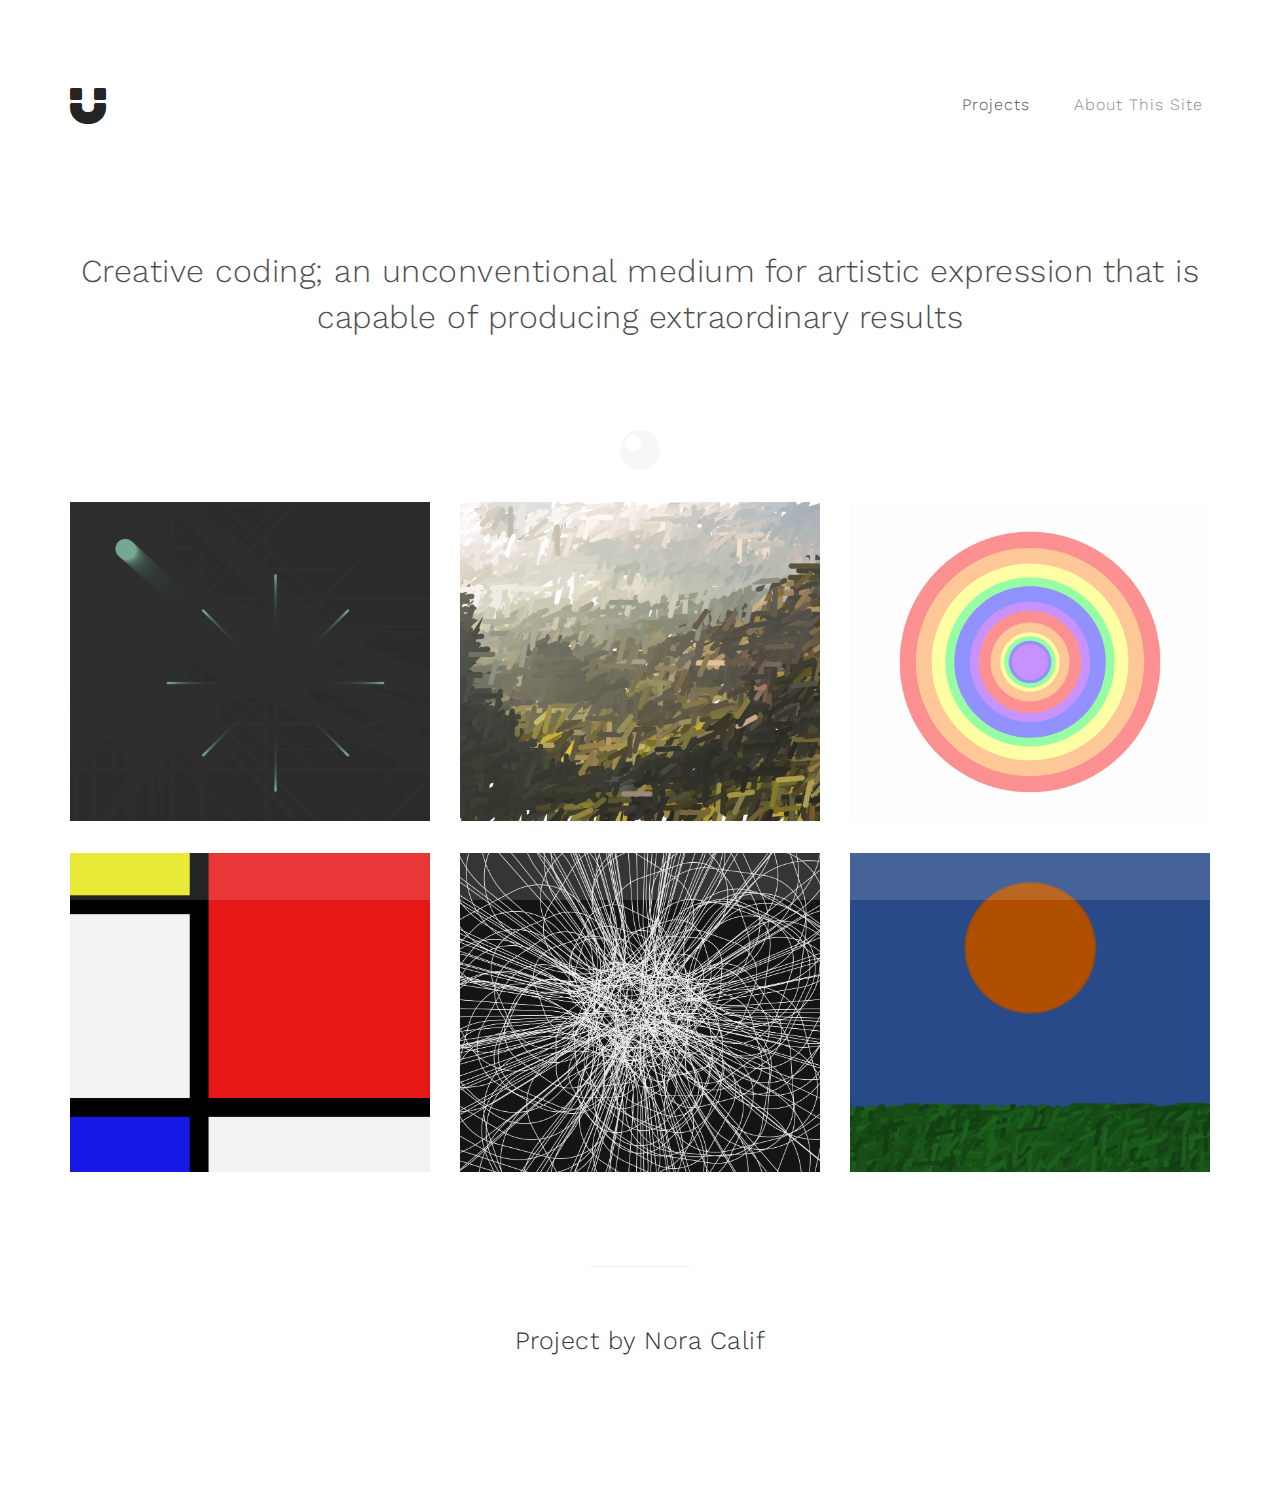
<file: index.html>
<!DOCTYPE html>
<html lang="en">
<head>

<meta charset="UTF-8">
<meta http-equiv="X-UA-Compatible" content="IE=Edge">
<meta name="description" content="">
<meta name="keywords" content="">
<meta name="author" content="">
<meta name="viewport" content="width=device-width, initial-scale=1, maximum-scale=1">

<title>Generative Art</title>

<link rel="stylesheet" href="css/bootstrap.min.css">
<link rel="stylesheet" href="css/font-awesome.min.css">

<!-- Main css -->
<link rel="stylesheet" href="css/style.css">
<link href="https://fonts.googleapis.com/css?family=Work+Sans:300,400,700" rel="stylesheet">

</head>
<body>

<!-- PRE LOADER -->

<div class="preloader">
     <div class="sk-spinner sk-spinner-wordpress">
          <span class="sk-inner-circle"></span>
     </div>
</div>

<!-- Navigation section  -->

<div class="navbar navbar-default navbar-static-top" role="navigation">
     <div class="container">

          <div class="navbar-header">
               <button class="navbar-toggle" data-toggle="collapse" data-target=".navbar-collapse">
                    <span class="icon icon-bar"></span>
                    <span class="icon icon-bar"></span>
                    <span class="icon icon-bar"></span>
               </button>
               <a href="index.html" class="navbar-brand"><i class="fa fa-magnet"></i></a>
          </div>
          <div class="collapse navbar-collapse">
               <ul class="nav navbar-nav navbar-right">
                    <li class="active"><a href="index.html">Projects</a></li>
                    <li><a href="about.html">About This Site</a></li>
               </ul>
          </div>

  </div>
</div>

<!-- Home Section -->

<section id="home">
     <div class="container">
          <div class="row">

               <div class="col-md-12 col-sm-12">
                    <h2>Creative coding; an unconventional medium for artistic expression that is capable of producing extraordinary results</h2>
               </div>

          </div>
     </div>
</section>

<!-- Portfolio Section -->

<section id="portfolio">
     <div class="container">
          <div class="row">

               <div class="col-md-4 col-sm-6">
                    <a href="fireworks.html">
                         <div class="portfolio-thumb">
                              <img src="images/fireworks-thumbnail.png" class="img-responsive" alt="Portfolio">
                                   <div class="portfolio-overlay">
                                        <div class="portfolio-item">
                                             <h3>Fireworks</h3>
                                        </div>
                                   </div>
                         </div>
                    </a>
               </div>

               <div class="col-md-4 col-sm-6">
                    <a href="paint-strokes.html">
                         <div class="portfolio-thumb">
                              <img src="images/paint-strokes-thumbnail.png" class="img-responsive" alt="Portfolio">
                                   <div class="portfolio-overlay">
                                        <div class="portfolio-item">
                                             <h3>Paint Strokes</h3>
                                        </div>
                                   </div>
                         </div>
                    </a>
               </div>

               <div class="col-md-4 col-sm-6">
                    <a href="colour-keys.html">
                         <div class="portfolio-thumb">
                              <img src="images/colour-keys-thumbnail.png" class="img-responsive" alt="Portfolio">
                                   <div class="portfolio-overlay">
                                        <div class="portfolio-item">
                                             <h3>Colour Keys</h3>
                                        </div>
                                   </div>
                         </div>
                    </a>
               </div>

               <div class="col-md-4 col-sm-6">
                    <a href="mondrian-art.html">
                         <div class="portfolio-thumb">
                              <img src="images/mondrian-art-thumbnail.png" class="img-responsive" alt="Portfolio">
                                   <div class="portfolio-overlay">
                                        <div class="portfolio-item">
                                             <h3>Mondrian Art</h3>
                                        </div>
                                   </div>
                         </div>
                    </a>
               </div>

               <div class="col-md-4 col-sm-6">
                    <a href="spider-webs.html">
                         <div class="portfolio-thumb">
                              <img src="images/spider-webs-thumbnail.png" class="img-responsive" alt="Portfolio">
                                   <div class="portfolio-overlay">
                                        <div class="portfolio-item">
                                             <h3>Spider Webs</h3>
                                        </div>
                                   </div>
                         </div>
                    </a>
               </div>

               <div class="col-md-4 col-sm-6">
                    <a href="sunlight.html">
                         <div class="portfolio-thumb">
                              <img src="images/sunlight-thumbnail.png" class="img-responsive" alt="Portfolio">
                                   <div class="portfolio-overlay">
                                        <div class="portfolio-item">
                                             <h3>Sunlight</h3>
                                        </div>
                                   </div>
                         </div>
                    </a>
               </div>
               <div class="col-md-12 col-sm-12 text-center">
                    <hr>
                    &nbsp;
                    <h3>Project by Nora Calif</h3>
               </div>
          </div>
     </div>
</section>


<!-- SCRIPTS -->

<script src="js/jquery.js"></script>
<script src="js/bootstrap.min.js"></script>
<script src="js/custom.js"></script>

</body>
</html>
</file>
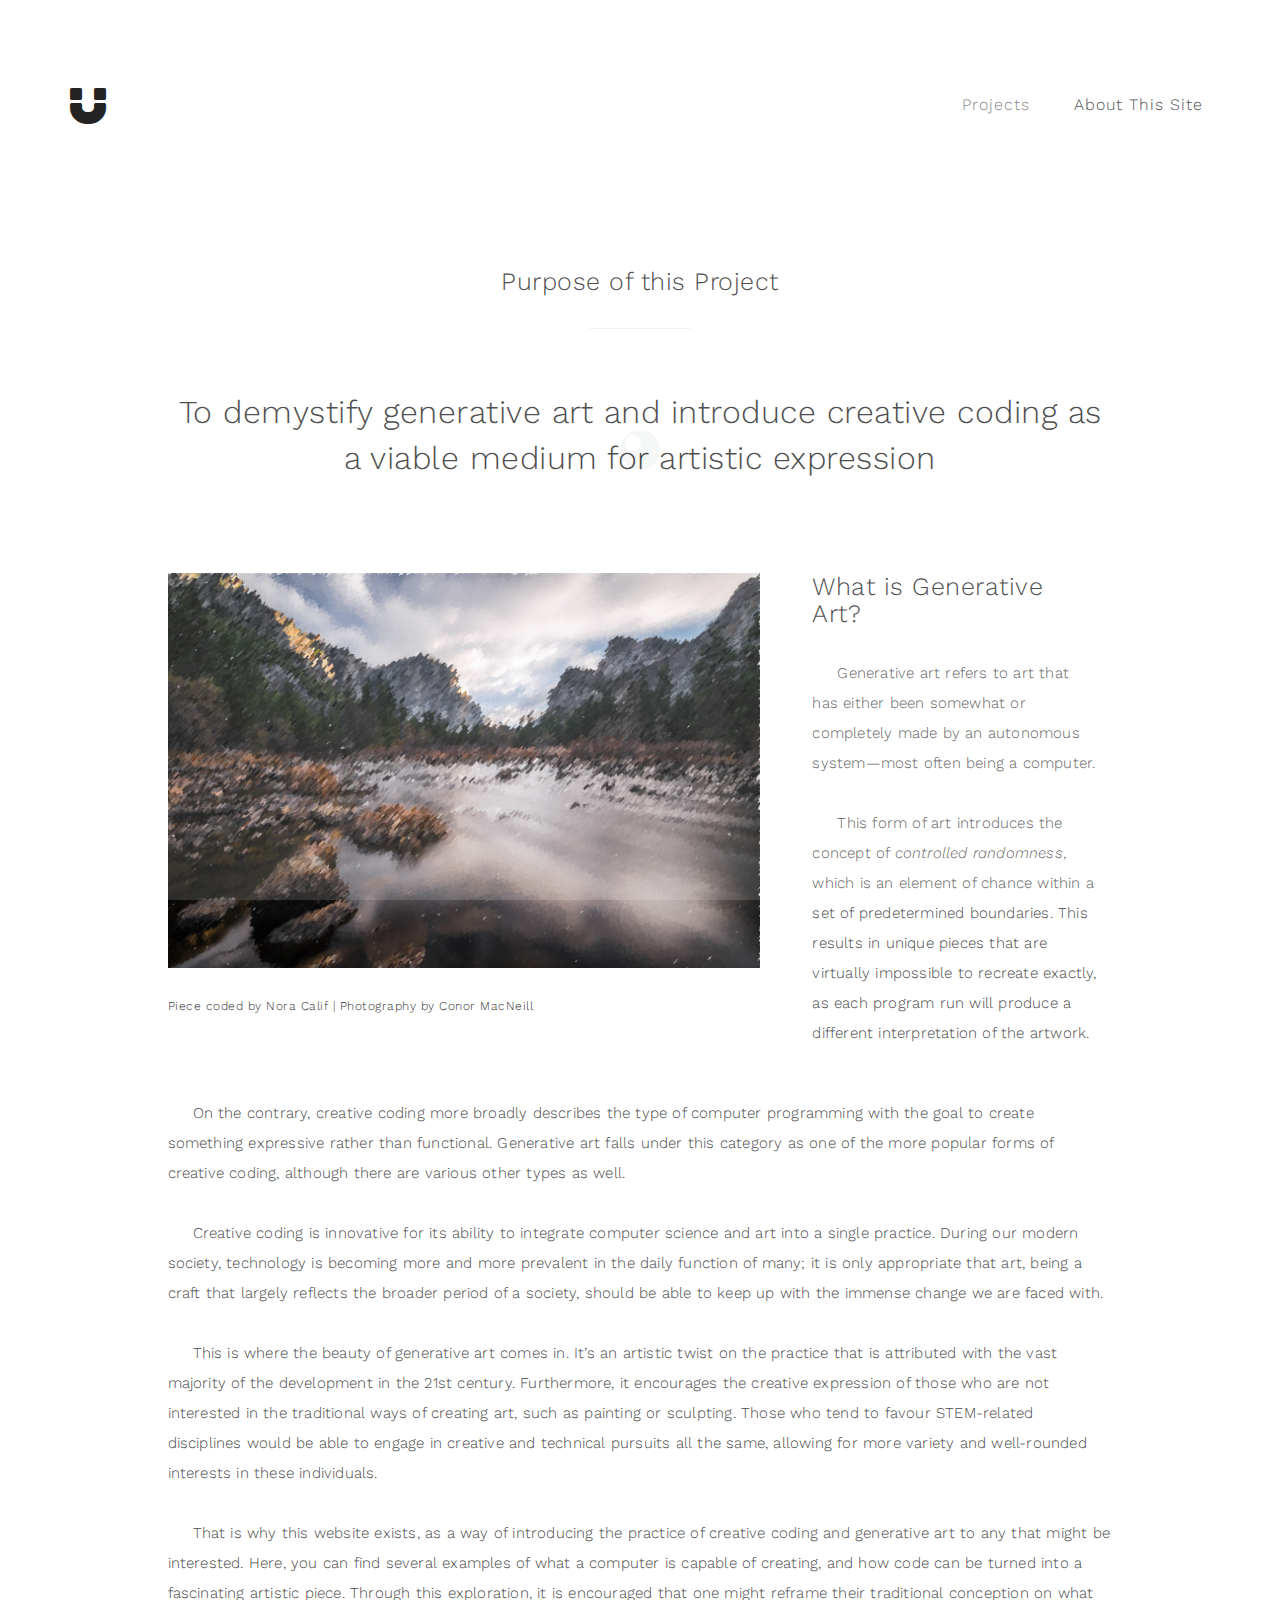
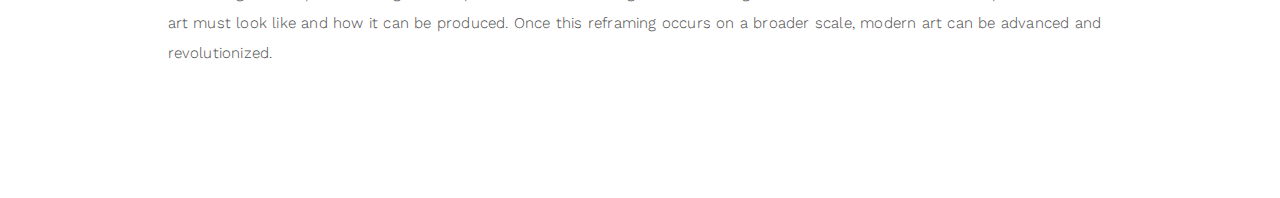
<file: about.html>
<!DOCTYPE html>
<html lang="en">
<head>

<meta charset="UTF-8">
<meta http-equiv="X-UA-Compatible" content="IE=Edge">
<meta name="description" content="">
<meta name="keywords" content="">
<meta name="author" content="">
<meta name="viewport" content="width=device-width, initial-scale=1, maximum-scale=1">

<title>Generative Art</title>

<link rel="stylesheet" href="css/bootstrap.min.css">
<link rel="stylesheet" href="css/font-awesome.min.css">

<!-- Main css -->
<link rel="stylesheet" href="css/style.css">
<link href="https://fonts.googleapis.com/css?family=Work+Sans:300,400,700" rel="stylesheet">

</head>
<body>

<!-- PRE LOADER -->

<div class="preloader">
     <div class="sk-spinner sk-spinner-wordpress">
          <span class="sk-inner-circle"></span>
     </div>
</div>

<!-- Navigation section  -->

<div class="navbar navbar-default navbar-static-top" role="navigation">
     <div class="container">

          <div class="navbar-header">
               <button class="navbar-toggle" data-toggle="collapse" data-target=".navbar-collapse">
                    <span class="icon icon-bar"></span>
                    <span class="icon icon-bar"></span>
                    <span class="icon icon-bar"></span>
               </button>
               <a href="index.html" class="navbar-brand"><i class="fa fa-magnet"></i></a>
          </div>
          <div class="collapse navbar-collapse">
               <ul class="nav navbar-nav navbar-right">
                    <li><a href="index.html">Projects</a></li>
                    <li class="active"><a href="about.html">About This Site</a></li>
               </ul>
          </div>

  </div>
</div>


<!-- About Section -->

<section id="about">
     <div class="container">
          <div class="row">
               <div class="col-md-offset-1 col-md-10 col-sm-12">
                    <div class="section-title"> 
                         <h3>Purpose of this Project</h3>
                         <hr>
                         &nbsp;
                         <h2>To demystify generative art and introduce creative coding as a viable medium for artistic expression</h2>
                         
                    </div>
                    <div class="col-md-8 col-sm-12">
                         &nbsp;
                         <img src="images/valley.png" class="img-responsive" alt="About">
                         <h6>Piece coded by Nora Calif | Photography by Conor MacNeill</h6>
                    </div>

                    <div class="col-md-4 col-sm-12">
                         <h3>What is Generative Art?</h3>
                         &nbsp;
                         <p style="text-indent: 25px;">Generative art refers to art that has either been somewhat or completely made by an autonomous system—most often being a computer.</p>
                         &nbsp;
                         <p style="text-indent: 25px;">This form of art introduces the concept of <i>controlled randomness</i>, which is an element of chance within a set of predetermined
                              boundaries. This results in unique pieces that are virtually impossible to recreate exactly, as each program run will produce a different interpretation of the artwork.</p>
                         &nbsp;
                    </div>

                    <div class="clearfix"></div>

                    &nbsp;

                    <p style="text-indent: 25px;">On the contrary, creative coding more broadly describes the type of computer programming with the goal to create something expressive rather than 
                         functional. Generative art falls under this category as one of the more popular forms of creative coding, although there are various other types as well.</p>
                    &nbsp;
                    <p style="text-indent: 25px;">Creative coding is innovative for its ability to integrate computer science and art into a single practice. During our modern society, technology 
                         is becoming more and more prevalent in the daily function of many; it is only appropriate that art, being a craft that largely reflects the broader 
                         period of a society, should be able to keep up with the immense change we are faced with. </p>
                    &nbsp;
                    <p style="text-indent: 25px;">This is where the beauty of generative art comes in. It’s an artistic twist on the practice that is attributed with the vast majority of the 
                         development in the 21st century. Furthermore, it encourages the creative expression of those who are not interested in the traditional ways of creating art, such as 
                         painting or sculpting. Those who tend to favour STEM-related disciplines would be able to engage in creative and technical pursuits all the same, allowing for more 
                         variety and well-rounded interests in these individuals.</p>
                    &nbsp;
                    <p style="text-indent: 25px;">That is why this website exists, as a way of introducing the practice of creative coding and generative art to any that might be interested. Here, 
                         you can find several examples of what a computer is capable of creating, and how code can be turned into a fascinating artistic piece. Through this exploration, it is encouraged 
                         that one might reframe their traditional conception on what art must look like and how it can be produced. Once this reframing occurs on a broader scale, modern art can be 
                         advanced and revolutionized.</p>
               </div>
          </div>
     </div>
</section>


<!-- SCRIPTS -->

<script src="js/jquery.js"></script>
<script src="js/bootstrap.min.js"></script>
<script src="js/custom.js"></script>

</body>
</html>
</file>
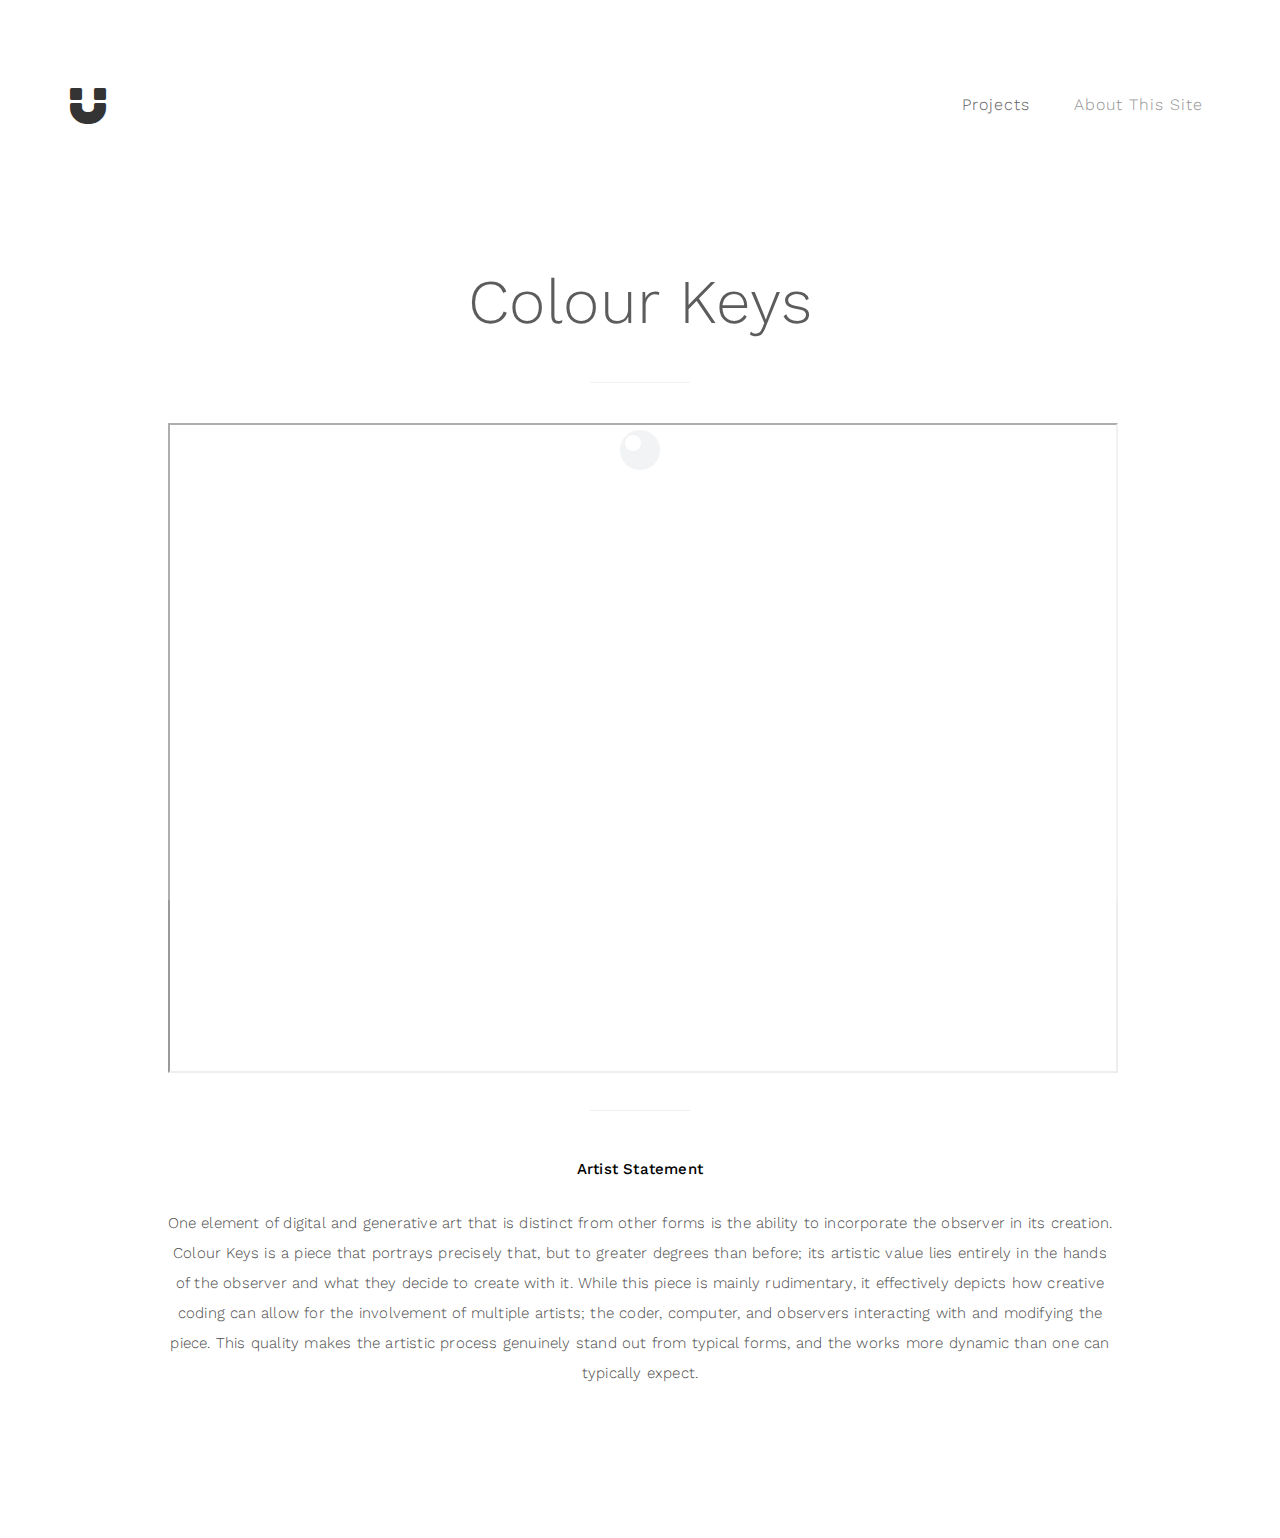
<file: colour-keys.html>
<!DOCTYPE html>
<html lang="en">
<head>

<meta charset="UTF-8">
<meta http-equiv="X-UA-Compatible" content="IE=Edge">
<meta name="description" content="">
<meta name="keywords" content="">
<meta name="author" content="">
<meta name="viewport" content="width=device-width, initial-scale=1, maximum-scale=1">

<title>Generative Art</title>

<link rel="stylesheet" href="css/bootstrap.min.css">
<link rel="stylesheet" href="css/font-awesome.min.css">

<!-- Main css -->
<link rel="stylesheet" href="css/style.css">
<link href="https://fonts.googleapis.com/css?family=Work+Sans:300,400,700" rel="stylesheet">

</head>
<body>

<!-- PRE LOADER -->

<div class="preloader">
     <div class="sk-spinner sk-spinner-wordpress">
          <span class="sk-inner-circle"></span>
     </div>
</div>

<!-- Navigation section  -->

<div class="navbar navbar-default navbar-static-top" role="navigation">
     <div class="container">

          <div class="navbar-header">
               <button class="navbar-toggle" data-toggle="collapse" data-target=".navbar-collapse">
                    <span class="icon icon-bar"></span>
                    <span class="icon icon-bar"></span>
                    <span class="icon icon-bar"></span>
               </button>
               <a href="index.html" class="navbar-brand"><i class="fa fa-magnet"></i></a>
          </div>
          <div class="collapse navbar-collapse">
               <ul class="nav navbar-nav navbar-right">
                    <li class="active"><a href="index.html">Projects</a></li>
                    <li><a href="about.html">About This Site</a></li>
               </ul>
          </div>

  </div>
</div>


<!-- Single Project Section -->

<section id="single-project">
     <div class="container">
          <div class="row">

               <div class="col-md-offset-1 col-md-10 col-sm-12">
                    <h1>Colour Keys</h1>
                    &nbsp;
                    
                    <hr>
                    &nbsp;
                    <iframe src="https://openprocessing.org/sketch/1149781/embed/" width="950" height="650" title="Colour Keys"></iframe>
                    &nbsp;
                    <hr>

                    &nbsp;
                    <h4>Artist Statement</h4>
                    &nbsp;
                    <p>One element of digital and generative art that is distinct from other forms is the ability to incorporate the observer in 
                         its creation. Colour Keys is a piece that portrays precisely that, but to greater degrees than before; its artistic value 
                         lies entirely in the hands of the observer and what they decide to create with it. While this piece is mainly rudimentary, 
                         it effectively depicts how creative coding can allow for the involvement of multiple artists; the coder, computer, and 
                         observers interacting with and modifying the piece. This quality makes the artistic process genuinely stand out from typical 
                         forms, and the works more dynamic than one can typically expect.</p>
                    &nbsp;

               </div>

          </div>
     </div>
</section>


<!-- SCRIPTS -->

<script src="js/jquery.js"></script>
<script src="js/bootstrap.min.js"></script>
<script src="js/custom.js"></script>

</body>
</html>
</file>
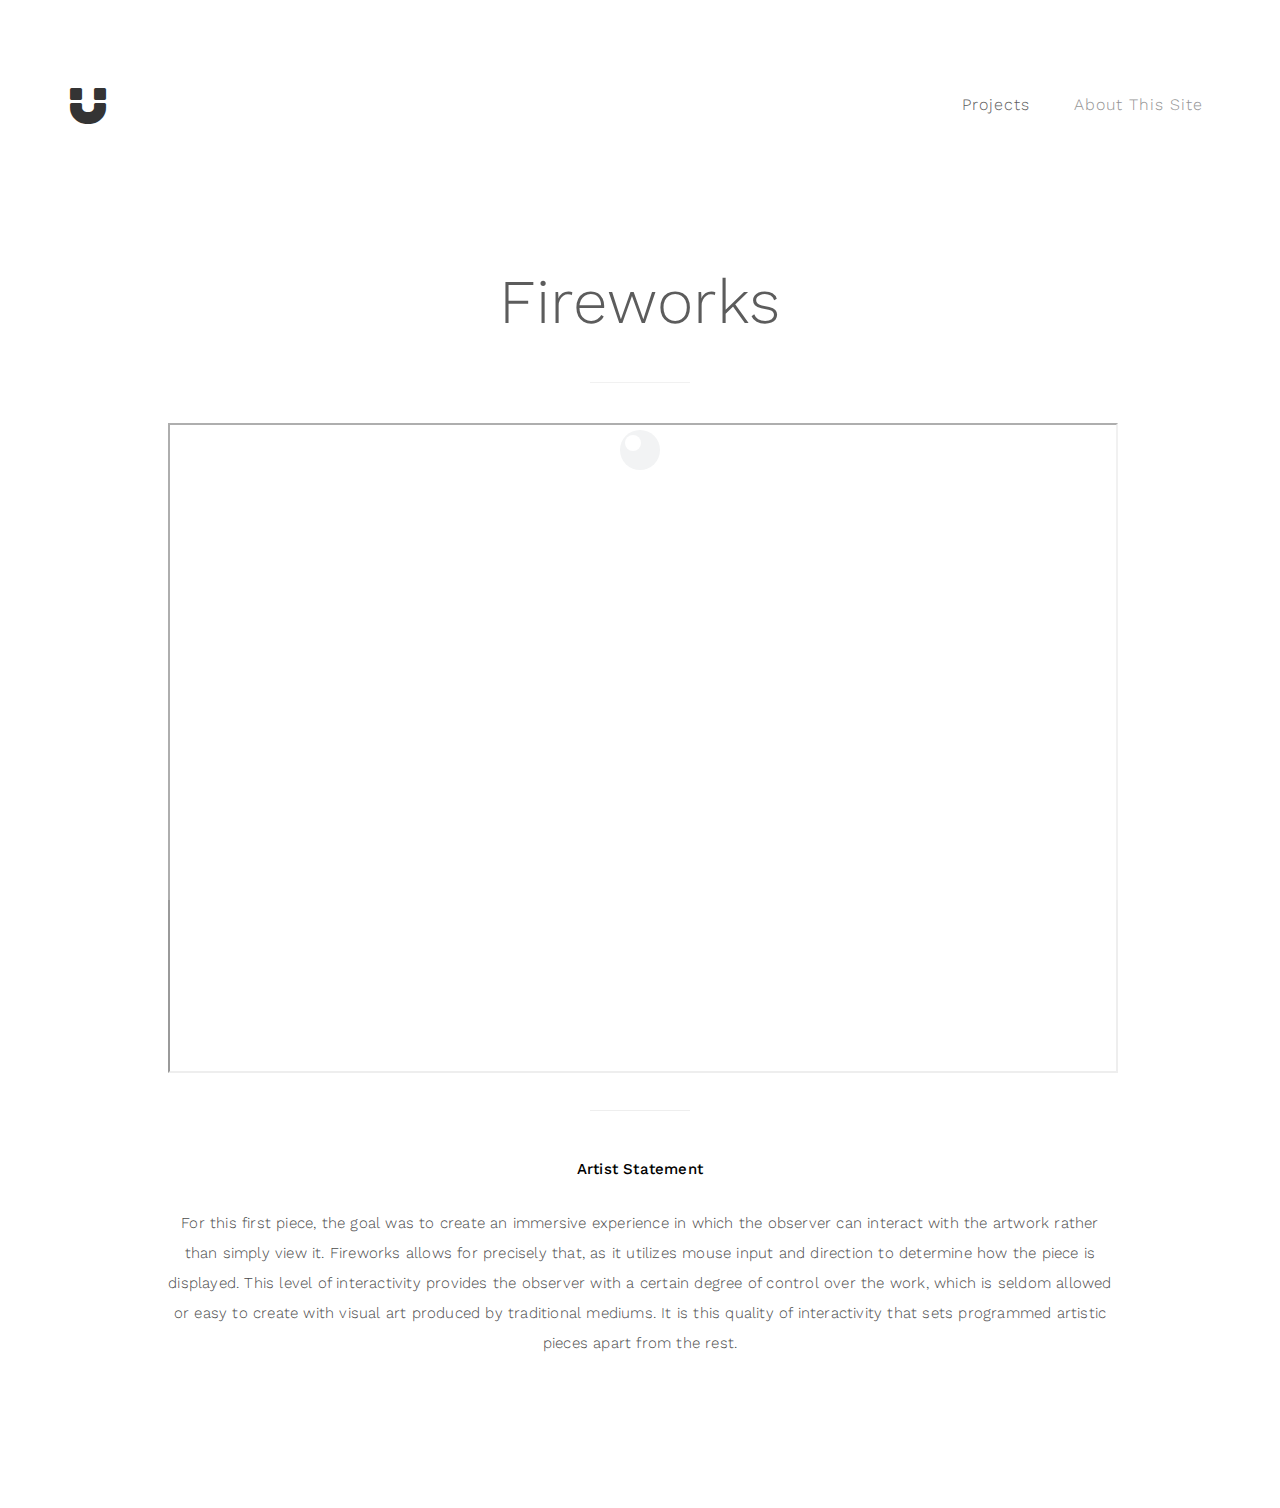
<file: fireworks.html>
<!DOCTYPE html>
<html lang="en">
<head>

<meta charset="UTF-8">
<meta http-equiv="X-UA-Compatible" content="IE=Edge">
<meta name="description" content="">
<meta name="keywords" content="">
<meta name="author" content="">
<meta name="viewport" content="width=device-width, initial-scale=1, maximum-scale=1">

<title>Generative Art</title>

<link rel="stylesheet" href="css/bootstrap.min.css">
<link rel="stylesheet" href="css/font-awesome.min.css">

<!-- Main css -->
<link rel="stylesheet" href="css/style.css">
<link href="https://fonts.googleapis.com/css?family=Work+Sans:300,400,700" rel="stylesheet">

</head>
<body>

<!-- PRE LOADER -->

<div class="preloader">
     <div class="sk-spinner sk-spinner-wordpress">
          <span class="sk-inner-circle"></span>
     </div>
</div>

<!-- Navigation section  -->

<div class="navbar navbar-default navbar-static-top" role="navigation">
     <div class="container">

          <div class="navbar-header">
               <button class="navbar-toggle" data-toggle="collapse" data-target=".navbar-collapse">
                    <span class="icon icon-bar"></span>
                    <span class="icon icon-bar"></span>
                    <span class="icon icon-bar"></span>
               </button>
               <a href="index.html" class="navbar-brand"><i class="fa fa-magnet"></i></a>
          </div>
          <div class="collapse navbar-collapse">
               <ul class="nav navbar-nav navbar-right">
                    <li class="active"><a href="index.html">Projects</a></li>
                    <li><a href="about.html">About This Site</a></li>
               </ul>
          </div>

  </div>
</div>


<!-- Single Project Section -->

<section id="single-project">
     <div class="container">
          <div class="row">

               <div class="col-md-offset-1 col-md-10 col-sm-12">
                    <h1>Fireworks</h1>
                    &nbsp;

                    <hr>
                    &nbsp;
                    <iframe src="https://openprocessing.org/sketch/1141659/embed/" width="950" height="650" title="Fireworks"></iframe>
                    &nbsp;
                    <hr>

                    &nbsp;
                    <h4>Artist Statement</h4>
                    &nbsp;
                    <p>For this first piece, the goal was to create an immersive experience in which the observer can interact with the artwork 
                         rather than simply view it. Fireworks allows for precisely that, as it utilizes mouse input and direction to determine 
                         how the piece is displayed. This level of interactivity provides the observer with a certain degree of control over the 
                         work, which is seldom allowed or easy to create with visual art produced by traditional mediums. It is this quality of 
                         interactivity that sets programmed artistic pieces apart from the rest.</p>
                    &nbsp;

               </div>

          </div>
     </div>
</section>


<!-- SCRIPTS -->

<script src="js/jquery.js"></script>
<script src="js/bootstrap.min.js"></script>
<script src="js/custom.js"></script>

</body>
</html>
</file>
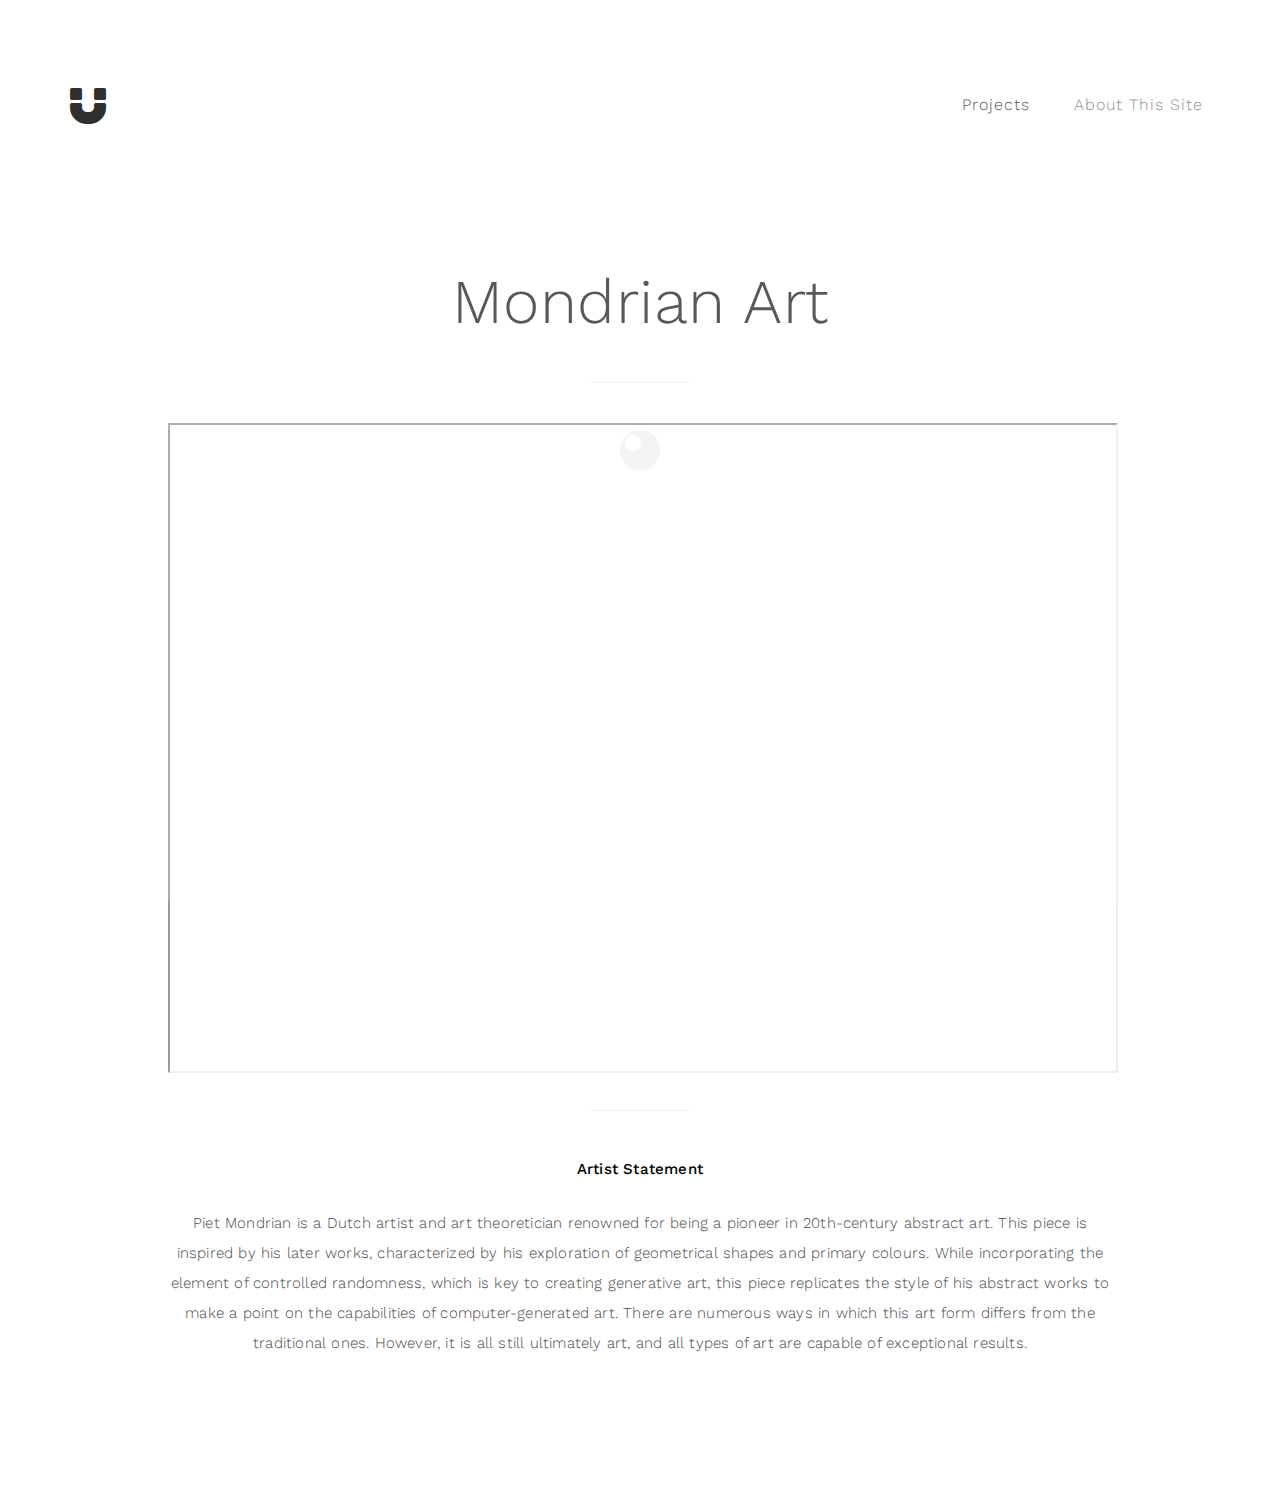
<file: mondrian-art.html>
<!DOCTYPE html>
<html lang="en">
<head>

<meta charset="UTF-8">
<meta http-equiv="X-UA-Compatible" content="IE=Edge">
<meta name="description" content="">
<meta name="keywords" content="">
<meta name="author" content="">
<meta name="viewport" content="width=device-width, initial-scale=1, maximum-scale=1">

<title>Generative Art</title>

<link rel="stylesheet" href="css/bootstrap.min.css">
<link rel="stylesheet" href="css/font-awesome.min.css">

<!-- Main css -->
<link rel="stylesheet" href="css/style.css">
<link href="https://fonts.googleapis.com/css?family=Work+Sans:300,400,700" rel="stylesheet">

</head>
<body>

<!-- PRE LOADER -->

<div class="preloader">
     <div class="sk-spinner sk-spinner-wordpress">
          <span class="sk-inner-circle"></span>
     </div>
</div>

<!-- Navigation section  -->

<div class="navbar navbar-default navbar-static-top" role="navigation">
     <div class="container">

          <div class="navbar-header">
               <button class="navbar-toggle" data-toggle="collapse" data-target=".navbar-collapse">
                    <span class="icon icon-bar"></span>
                    <span class="icon icon-bar"></span>
                    <span class="icon icon-bar"></span>
               </button>
               <a href="index.html" class="navbar-brand"><i class="fa fa-magnet"></i></a>
          </div>
          <div class="collapse navbar-collapse">
               <ul class="nav navbar-nav navbar-right">
                    <li class="active"><a href="index.html">Projects</a></li>
                    <li><a href="about.html">About This Site</a></li>
               </ul>
          </div>

  </div>
</div>


<!-- Single Project Section -->

<section id="single-project">
     <div class="container">
          <div class="row">

               <div class="col-md-offset-1 col-md-10 col-sm-12">
                    <h1>Mondrian Art</h1>
                    &nbsp;

                    <hr>
                    &nbsp;
                    <iframe src="https://openprocessing.org/sketch/1150185/embed/" width="950" height="650" title="Mondrian Art"></iframe>
                    &nbsp;
                    <hr>

                    &nbsp;
                    <h4>Artist Statement</h4>
                    &nbsp;
                    <p>Piet Mondrian is a Dutch artist and art theoretician renowned for being a pioneer in 20th-century abstract art. This piece 
                         is inspired by his later works, characterized by his exploration of geometrical shapes and primary colours. While incorporating 
                         the element of controlled randomness, which is key to creating generative art, this piece replicates the style of his abstract 
                         works to make a point on the capabilities of computer-generated art. There are numerous ways in which this art form differs from 
                         the traditional ones. However, it is all still ultimately art, and all types of art are capable of exceptional results. </p>
                    &nbsp;

               </div>

          </div>
     </div>
</section>


<!-- SCRIPTS -->

<script src="js/jquery.js"></script>
<script src="js/bootstrap.min.js"></script>
<script src="js/custom.js"></script>

</body>
</html>
</file>
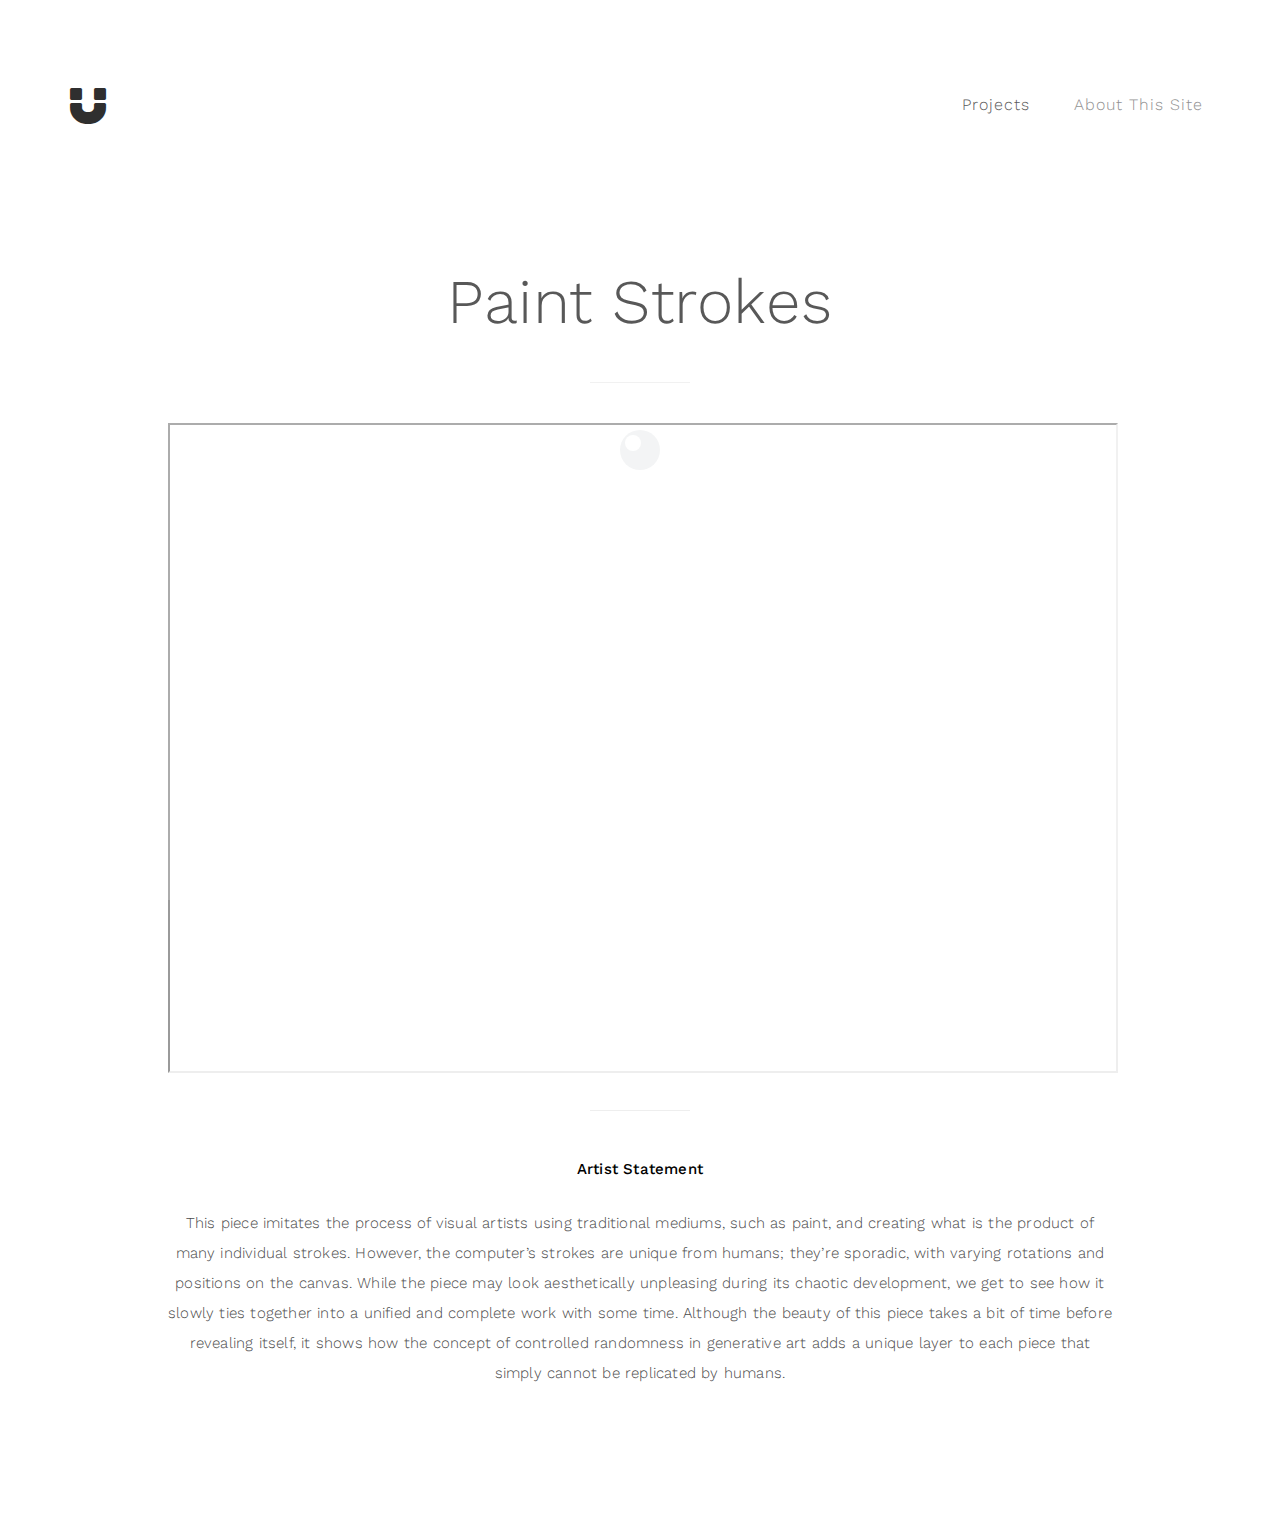
<file: paint-strokes.html>
<!DOCTYPE html>
<html lang="en">
<head>

<meta charset="UTF-8">
<meta http-equiv="X-UA-Compatible" content="IE=Edge">
<meta name="description" content="">
<meta name="keywords" content="">
<meta name="author" content="">
<meta name="viewport" content="width=device-width, initial-scale=1, maximum-scale=1">

<title>Generative Art</title>

<link rel="stylesheet" href="css/bootstrap.min.css">
<link rel="stylesheet" href="css/font-awesome.min.css">

<!-- Main css -->
<link rel="stylesheet" href="css/style.css">
<link href="https://fonts.googleapis.com/css?family=Work+Sans:300,400,700" rel="stylesheet">

</head>
<body>

<!-- PRE LOADER -->

<div class="preloader">
     <div class="sk-spinner sk-spinner-wordpress">
          <span class="sk-inner-circle"></span>
     </div>
</div>

<!-- Navigation section  -->

<div class="navbar navbar-default navbar-static-top" role="navigation">
     <div class="container">

          <div class="navbar-header">
               <button class="navbar-toggle" data-toggle="collapse" data-target=".navbar-collapse">
                    <span class="icon icon-bar"></span>
                    <span class="icon icon-bar"></span>
                    <span class="icon icon-bar"></span>
               </button>
               <a href="index.html" class="navbar-brand"><i class="fa fa-magnet"></i></a>
          </div>
          <div class="collapse navbar-collapse">
               <ul class="nav navbar-nav navbar-right">
                    <li class="active"><a href="index.html">Projects</a></li>
                    <li><a href="about.html">About This Site</a></li>
               </ul>
          </div>

  </div>
</div>


<!-- Single Project Section -->

<section id="single-project">
     <div class="container">
          <div class="row">

               <div class="col-md-offset-1 col-md-10 col-sm-12">
                    <h1>Paint Strokes</h1>
                    &nbsp;

                    <hr>
                    &nbsp;
                    <iframe src="https://openprocessing.org/sketch/1144227/embed/" width="950" height="650" title="Paint Strokes"></iframe>
                    &nbsp;
                    <hr>

                    &nbsp;
                    <h4>Artist Statement</h4>
                    &nbsp;
                    <p>This piece imitates the process of visual artists using traditional mediums, such as paint, and creating what is the product 
                         of many individual strokes. However, the computer’s strokes are unique from humans; they’re sporadic, with varying rotations 
                         and positions on the canvas. While the piece may look aesthetically unpleasing during its chaotic development, we get to see 
                         how it slowly ties together into a unified and complete work with some time. Although the beauty of this piece takes a bit of 
                         time before revealing itself, it shows how the concept of controlled randomness in generative art adds a unique layer to each 
                         piece that simply cannot be replicated by humans.</p>
                    &nbsp;

               </div>

          </div>
     </div>
</section>


<!-- SCRIPTS -->

<script src="js/jquery.js"></script>
<script src="js/bootstrap.min.js"></script>
<script src="js/custom.js"></script>

</body>
</html>
</file>
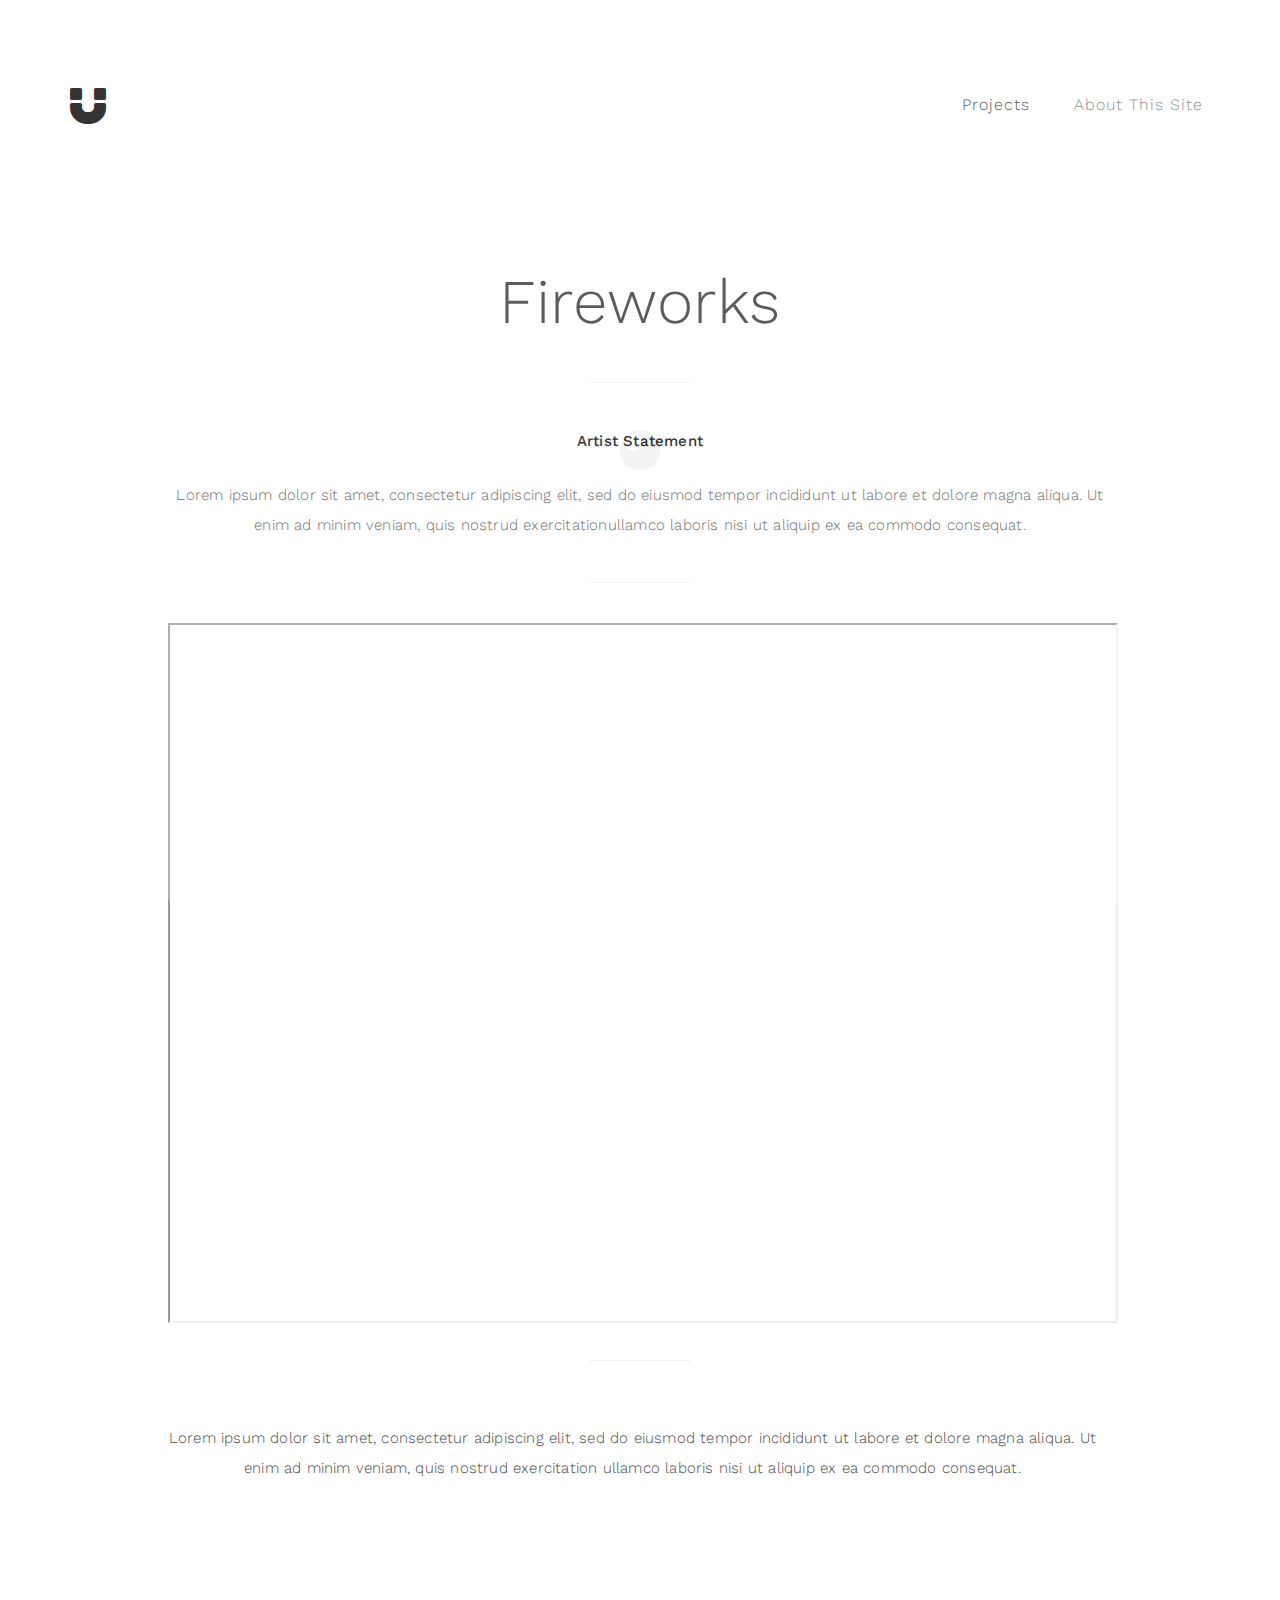
<file: single-project1.html>
<!DOCTYPE html>
<html lang="en">
<head>

<meta charset="UTF-8">
<meta http-equiv="X-UA-Compatible" content="IE=Edge">
<meta name="description" content="">
<meta name="keywords" content="">
<meta name="author" content="">
<meta name="viewport" content="width=device-width, initial-scale=1, maximum-scale=1">

<title>Generative Art</title>

<link rel="stylesheet" href="css/bootstrap.min.css">
<link rel="stylesheet" href="css/font-awesome.min.css">

<!-- Main css -->
<link rel="stylesheet" href="css/style.css">
<link href="https://fonts.googleapis.com/css?family=Work+Sans:300,400,700" rel="stylesheet">

</head>
<body>

<!-- PRE LOADER -->

<div class="preloader">
     <div class="sk-spinner sk-spinner-wordpress">
          <span class="sk-inner-circle"></span>
     </div>
</div>

<!-- Navigation section  -->

<div class="navbar navbar-default navbar-static-top" role="navigation">
     <div class="container">

          <div class="navbar-header">
               <button class="navbar-toggle" data-toggle="collapse" data-target=".navbar-collapse">
                    <span class="icon icon-bar"></span>
                    <span class="icon icon-bar"></span>
                    <span class="icon icon-bar"></span>
               </button>
               <a href="index.html" class="navbar-brand"><i class="fa fa-magnet"></i></a>
          </div>
          <div class="collapse navbar-collapse">
               <ul class="nav navbar-nav navbar-right">
                    <li class="active"><a href="index.html">Projects</a></li>
                    <li><a href="about.html">About This Site</a></li>
               </ul>
          </div>

  </div>
</div>


<!-- Single Project Section -->

<section id="single-project">
     <div class="container">
          <div class="row">

               <div class="col-md-offset-1 col-md-10 col-sm-12">
                    <h1>Fireworks</h1>
                    &nbsp;

                    <hr>
                    &nbsp;
                    <h4>Artist Statement</h4>
                    &nbsp;
                    <p>Lorem ipsum dolor sit amet, consectetur adipiscing elit, sed do eiusmod tempor incididunt ut labore et dolore magna aliqua. Ut enim ad minim veniam, quis nostrud exercitationullamco laboris nisi ut aliquip ex ea commodo consequat.</p>
                    &nbsp;
                    
                    <hr>
                    &nbsp;
                    <iframe src="https://openprocessing.org/sketch/1141659/embed/" width="950" height="700" title="Fireworks"></iframe>
                    &nbsp;
                    <hr>

                    <div class="col-md-12 col-sm-12 text-center">
                         <p>Lorem ipsum dolor sit amet, consectetur adipiscing elit, sed do eiusmod tempor incididunt ut labore et dolore magna aliqua. Ut enim ad minim veniam, quis nostrud exercitation ullamco laboris nisi ut aliquip ex ea commodo consequat.</p>
                    </div>
               </div>

          </div>
     </div>
</section>


<!-- SCRIPTS -->

<script src="js/jquery.js"></script>
<script src="js/bootstrap.min.js"></script>
<script src="js/custom.js"></script>

</body>
</html>
</file>
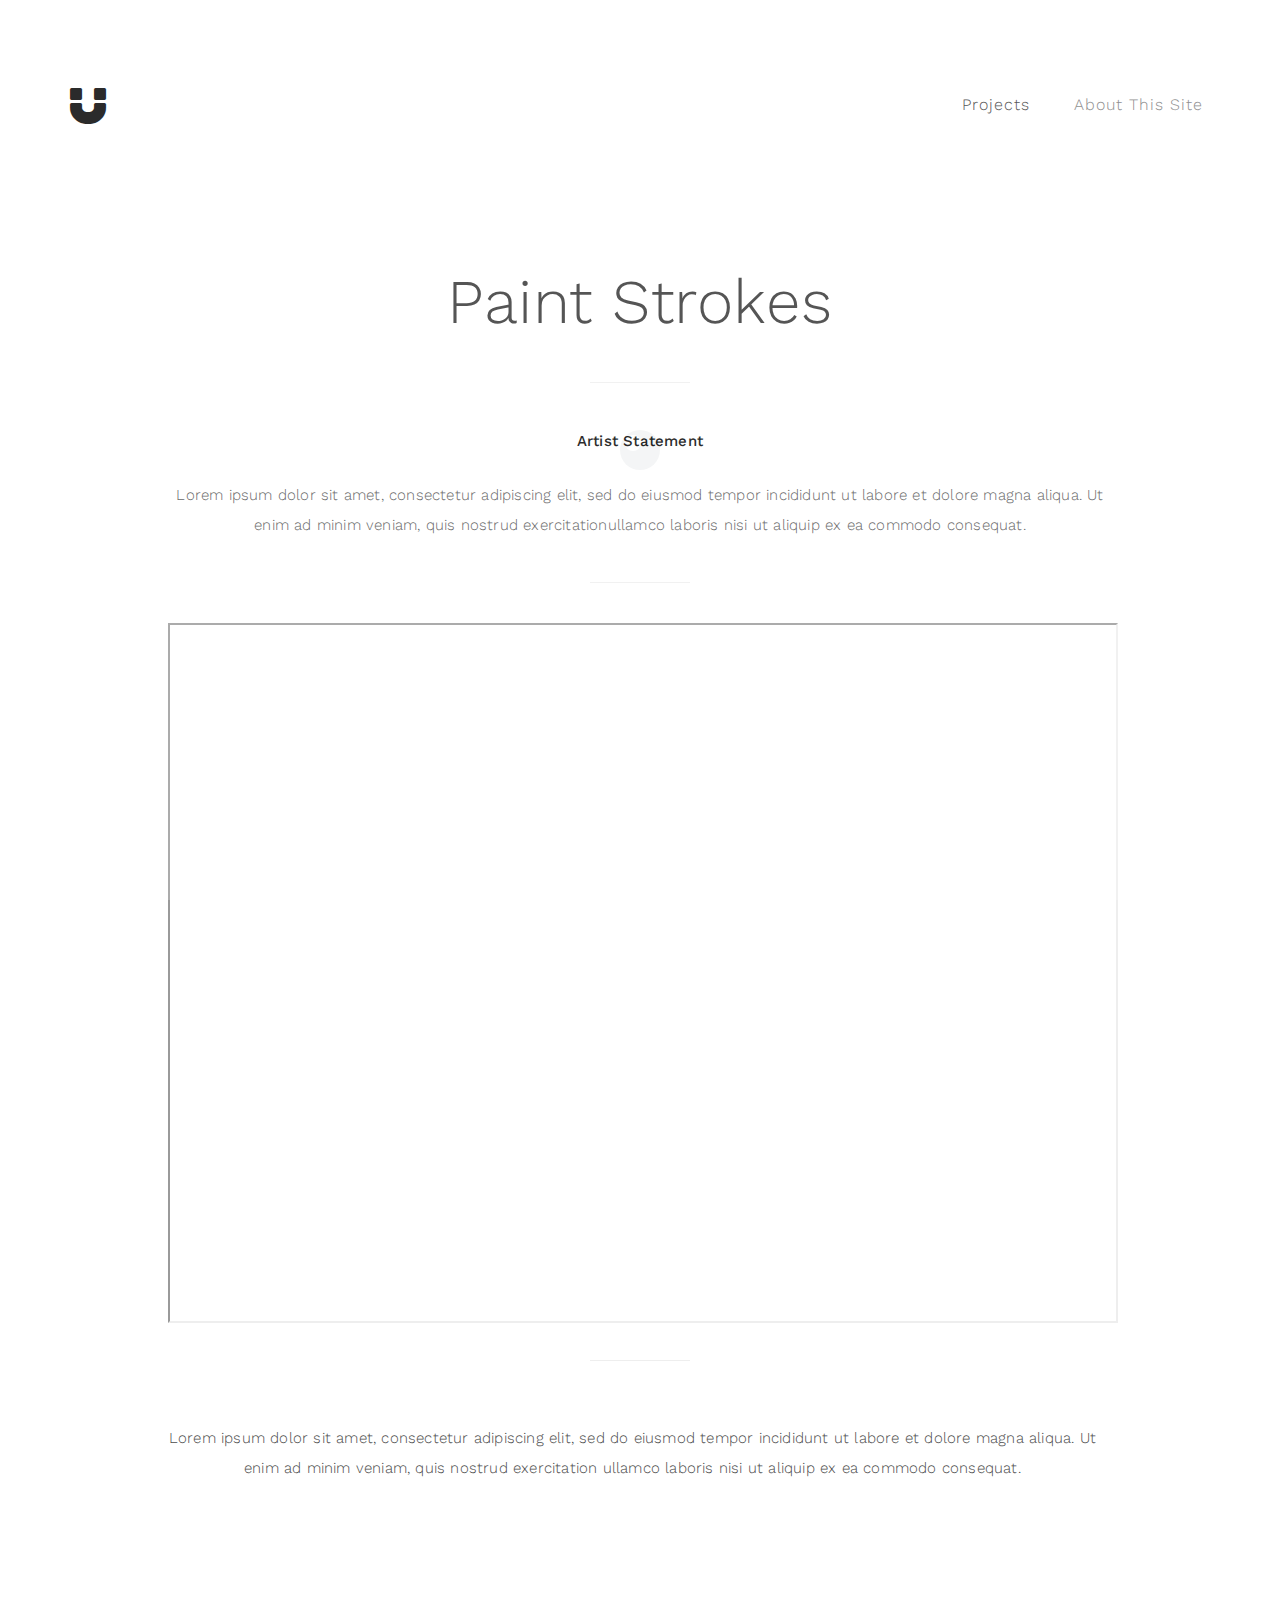
<file: single-project2.html>
<!DOCTYPE html>
<html lang="en">
<head>

<meta charset="UTF-8">
<meta http-equiv="X-UA-Compatible" content="IE=Edge">
<meta name="description" content="">
<meta name="keywords" content="">
<meta name="author" content="">
<meta name="viewport" content="width=device-width, initial-scale=1, maximum-scale=1">

<title>Generative Art</title>

<link rel="stylesheet" href="css/bootstrap.min.css">
<link rel="stylesheet" href="css/font-awesome.min.css">

<!-- Main css -->
<link rel="stylesheet" href="css/style.css">
<link href="https://fonts.googleapis.com/css?family=Work+Sans:300,400,700" rel="stylesheet">

</head>
<body>

<!-- PRE LOADER -->

<div class="preloader">
     <div class="sk-spinner sk-spinner-wordpress">
          <span class="sk-inner-circle"></span>
     </div>
</div>

<!-- Navigation section  -->

<div class="navbar navbar-default navbar-static-top" role="navigation">
     <div class="container">

          <div class="navbar-header">
               <button class="navbar-toggle" data-toggle="collapse" data-target=".navbar-collapse">
                    <span class="icon icon-bar"></span>
                    <span class="icon icon-bar"></span>
                    <span class="icon icon-bar"></span>
               </button>
               <a href="index.html" class="navbar-brand"><i class="fa fa-magnet"></i></a>
          </div>
          <div class="collapse navbar-collapse">
               <ul class="nav navbar-nav navbar-right">
                    <li class="active"><a href="index.html">Projects</a></li>
                    <li><a href="about.html">About This Site</a></li>
               </ul>
          </div>

  </div>
</div>


<!-- Single Project Section -->

<section id="single-project">
     <div class="container">
          <div class="row">

               <div class="col-md-offset-1 col-md-10 col-sm-12">
                    <h1>Paint Strokes</h1>
                    &nbsp;

                    <hr>
                    &nbsp;
                    <h4>Artist Statement</h4>
                    &nbsp;
                    <p>Lorem ipsum dolor sit amet, consectetur adipiscing elit, sed do eiusmod tempor incididunt ut labore et dolore magna aliqua. Ut enim ad minim veniam, quis nostrud exercitationullamco laboris nisi ut aliquip ex ea commodo consequat.</p>
                    &nbsp;
                    
                    <hr>
                    &nbsp;
                    <iframe src="https://openprocessing.org/sketch/1144227/embed/" width="950" height="700" title="Paint Strokes"></iframe>
                    &nbsp;
                    <hr>

                    <div class="col-md-12 col-sm-12 text-center">
                         <p>Lorem ipsum dolor sit amet, consectetur adipiscing elit, sed do eiusmod tempor incididunt ut labore et dolore magna aliqua. Ut enim ad minim veniam, quis nostrud exercitation ullamco laboris nisi ut aliquip ex ea commodo consequat.</p>
                    </div>
               </div>

          </div>
     </div>
</section>


<!-- SCRIPTS -->

<script src="js/jquery.js"></script>
<script src="js/bootstrap.min.js"></script>
<script src="js/custom.js"></script>

</body>
</html>
</file>
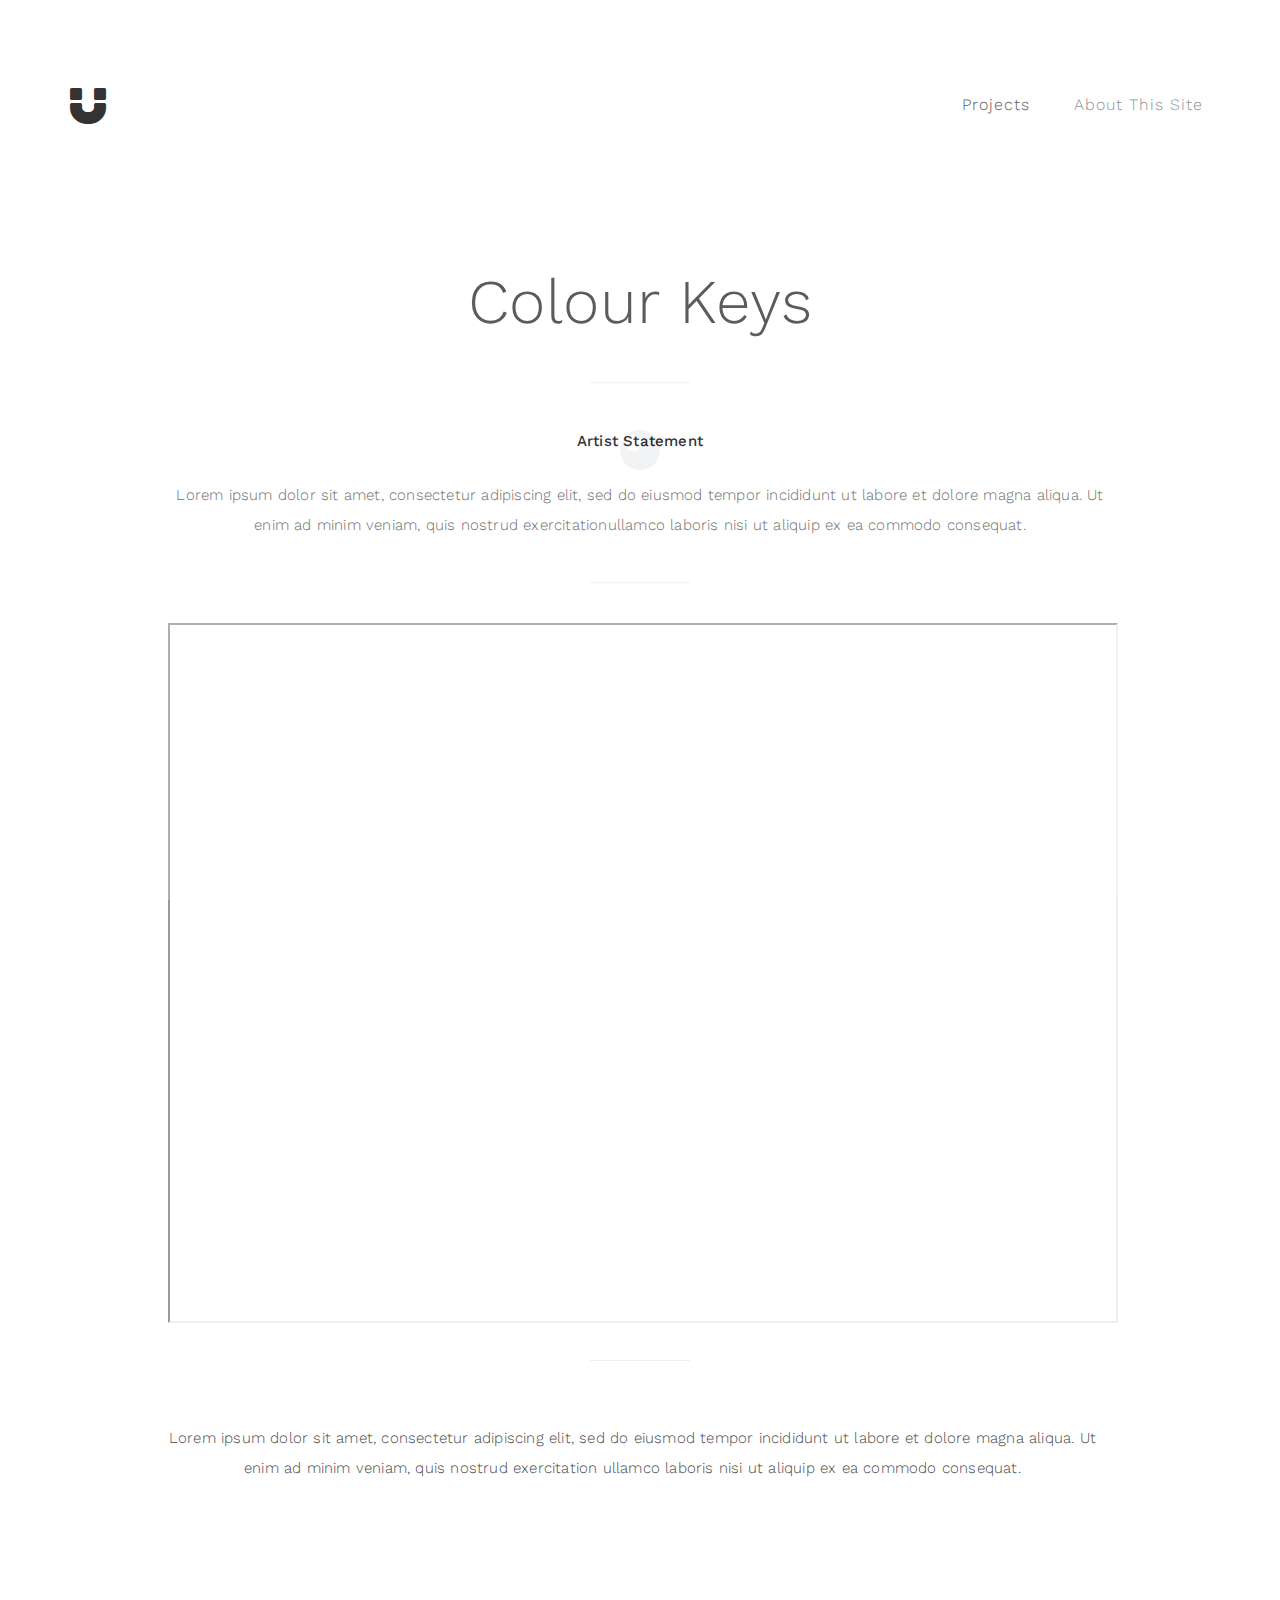
<file: single-project3.html>
<!DOCTYPE html>
<html lang="en">
<head>

<meta charset="UTF-8">
<meta http-equiv="X-UA-Compatible" content="IE=Edge">
<meta name="description" content="">
<meta name="keywords" content="">
<meta name="author" content="">
<meta name="viewport" content="width=device-width, initial-scale=1, maximum-scale=1">

<title>Generative Art</title>

<link rel="stylesheet" href="css/bootstrap.min.css">
<link rel="stylesheet" href="css/font-awesome.min.css">

<!-- Main css -->
<link rel="stylesheet" href="css/style.css">
<link href="https://fonts.googleapis.com/css?family=Work+Sans:300,400,700" rel="stylesheet">

</head>
<body>

<!-- PRE LOADER -->

<div class="preloader">
     <div class="sk-spinner sk-spinner-wordpress">
          <span class="sk-inner-circle"></span>
     </div>
</div>

<!-- Navigation section  -->

<div class="navbar navbar-default navbar-static-top" role="navigation">
     <div class="container">

          <div class="navbar-header">
               <button class="navbar-toggle" data-toggle="collapse" data-target=".navbar-collapse">
                    <span class="icon icon-bar"></span>
                    <span class="icon icon-bar"></span>
                    <span class="icon icon-bar"></span>
               </button>
               <a href="index.html" class="navbar-brand"><i class="fa fa-magnet"></i></a>
          </div>
          <div class="collapse navbar-collapse">
               <ul class="nav navbar-nav navbar-right">
                    <li class="active"><a href="index.html">Projects</a></li>
                    <li><a href="about.html">About This Site</a></li>
               </ul>
          </div>

  </div>
</div>


<!-- Single Project Section -->

<section id="single-project">
     <div class="container">
          <div class="row">

               <div class="col-md-offset-1 col-md-10 col-sm-12">
                    <h1>Colour Keys</h1>
                    &nbsp;

                    <hr>
                    &nbsp;
                    <h4>Artist Statement</h4>
                    &nbsp;
                    <p>Lorem ipsum dolor sit amet, consectetur adipiscing elit, sed do eiusmod tempor incididunt ut labore et dolore magna aliqua. Ut enim ad minim veniam, quis nostrud exercitationullamco laboris nisi ut aliquip ex ea commodo consequat.</p>
                    &nbsp;
                    
                    <hr>
                    &nbsp;
                    <iframe src="https://openprocessing.org/sketch/1149781/embed/" width="950" height="700" title="Colour Keys"></iframe>
                    &nbsp;
                    <hr>

                    <div class="col-md-12 col-sm-12 text-center">
                         <p>Lorem ipsum dolor sit amet, consectetur adipiscing elit, sed do eiusmod tempor incididunt ut labore et dolore magna aliqua. Ut enim ad minim veniam, quis nostrud exercitation ullamco laboris nisi ut aliquip ex ea commodo consequat.</p>
                    </div>
               </div>

          </div>
     </div>
</section>


<!-- SCRIPTS -->

<script src="js/jquery.js"></script>
<script src="js/bootstrap.min.js"></script>
<script src="js/custom.js"></script>

</body>
</html>
</file>
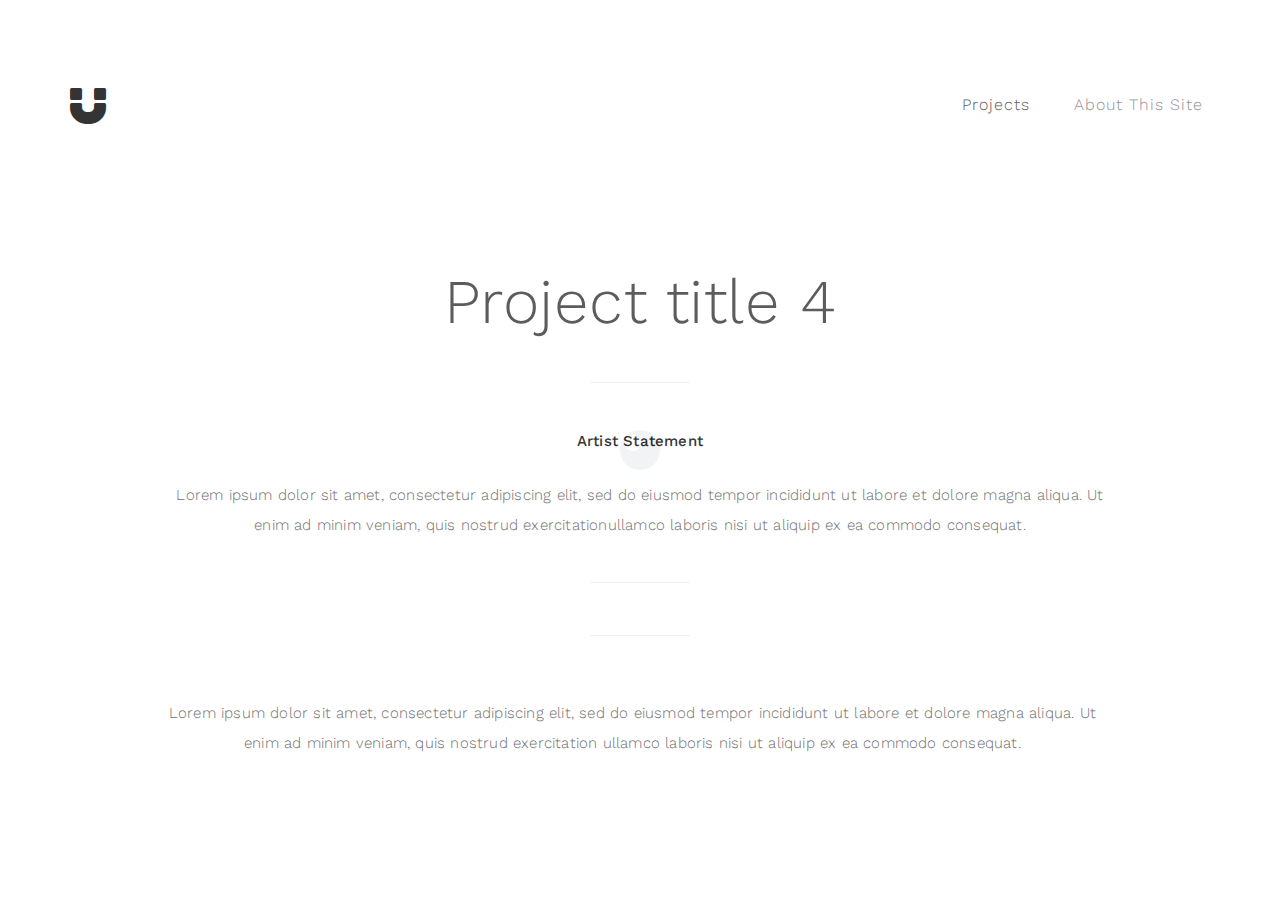
<file: single-project4.html>
<!DOCTYPE html>
<html lang="en">
<head>

<meta charset="UTF-8">
<meta http-equiv="X-UA-Compatible" content="IE=Edge">
<meta name="description" content="">
<meta name="keywords" content="">
<meta name="author" content="">
<meta name="viewport" content="width=device-width, initial-scale=1, maximum-scale=1">

<title>Generative Art</title>

<link rel="stylesheet" href="css/bootstrap.min.css">
<link rel="stylesheet" href="css/font-awesome.min.css">

<!-- Main css -->
<link rel="stylesheet" href="css/style.css">
<link href="https://fonts.googleapis.com/css?family=Work+Sans:300,400,700" rel="stylesheet">

</head>
<body>

<!-- PRE LOADER -->

<div class="preloader">
     <div class="sk-spinner sk-spinner-wordpress">
          <span class="sk-inner-circle"></span>
     </div>
</div>

<!-- Navigation section  -->

<div class="navbar navbar-default navbar-static-top" role="navigation">
     <div class="container">

          <div class="navbar-header">
               <button class="navbar-toggle" data-toggle="collapse" data-target=".navbar-collapse">
                    <span class="icon icon-bar"></span>
                    <span class="icon icon-bar"></span>
                    <span class="icon icon-bar"></span>
               </button>
               <a href="index.html" class="navbar-brand"><i class="fa fa-magnet"></i></a>
          </div>
          <div class="collapse navbar-collapse">
               <ul class="nav navbar-nav navbar-right">
                    <li class="active"><a href="index.html">Projects</a></li>
                    <li><a href="about.html">About This Site</a></li>
               </ul>
          </div>

  </div>
</div>


<!-- Single Project Section -->

<section id="single-project">
     <div class="container">
          <div class="row">

               <div class="col-md-offset-1 col-md-10 col-sm-12">
                    <h1>Project title 4</h1>
                    &nbsp;

                    <hr>
                    &nbsp;
                    <h4>Artist Statement</h4>
                    &nbsp;
                    <p>Lorem ipsum dolor sit amet, consectetur adipiscing elit, sed do eiusmod tempor incididunt ut labore et dolore magna aliqua. Ut enim ad minim veniam, quis nostrud exercitationullamco laboris nisi ut aliquip ex ea commodo consequat.</p>
                    &nbsp;
                    
                    <hr>
                    &nbsp;
                    <!-- Add embedded OpenProcessing piece -->
                    &nbsp;
                    <hr>

                    <div class="col-md-12 col-sm-12 text-center">
                         <p>Lorem ipsum dolor sit amet, consectetur adipiscing elit, sed do eiusmod tempor incididunt ut labore et dolore magna aliqua. Ut enim ad minim veniam, quis nostrud exercitation ullamco laboris nisi ut aliquip ex ea commodo consequat.</p>
                    </div>
               </div>

          </div>
     </div>
</section>


<!-- SCRIPTS -->

<script src="js/jquery.js"></script>
<script src="js/bootstrap.min.js"></script>
<script src="js/custom.js"></script>

</body>
</html>
</file>
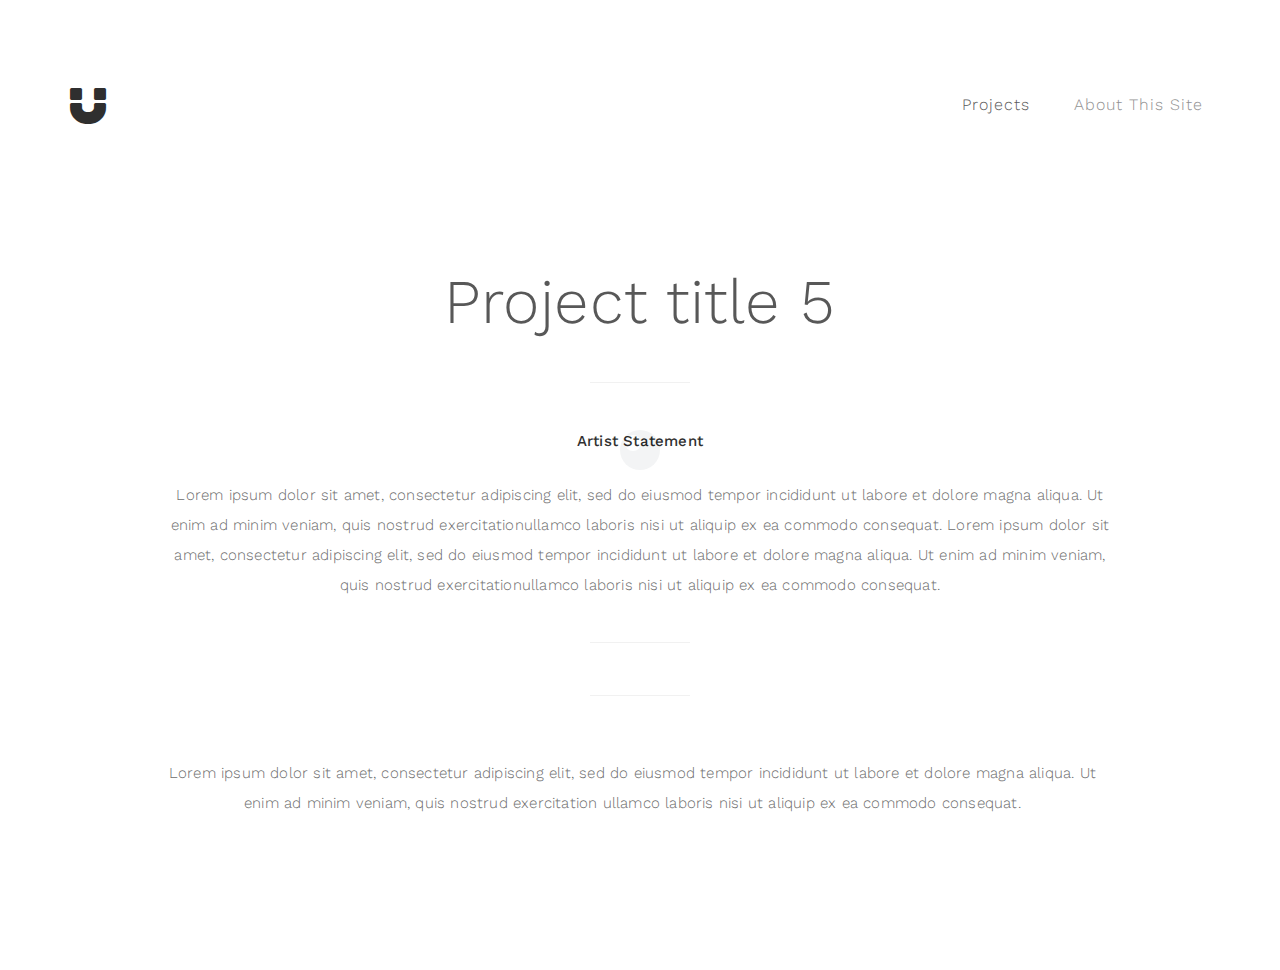
<file: single-project5.html>
<!DOCTYPE html>
<html lang="en">
<head>

<meta charset="UTF-8">
<meta http-equiv="X-UA-Compatible" content="IE=Edge">
<meta name="description" content="">
<meta name="keywords" content="">
<meta name="author" content="">
<meta name="viewport" content="width=device-width, initial-scale=1, maximum-scale=1">

<title>Generative Art</title>

<link rel="stylesheet" href="css/bootstrap.min.css">
<link rel="stylesheet" href="css/font-awesome.min.css">

<!-- Main css -->
<link rel="stylesheet" href="css/style.css">
<link href="https://fonts.googleapis.com/css?family=Work+Sans:300,400,700" rel="stylesheet">

</head>
<body>

<!-- PRE LOADER -->

<div class="preloader">
     <div class="sk-spinner sk-spinner-wordpress">
          <span class="sk-inner-circle"></span>
     </div>
</div>

<!-- Navigation section  -->

<div class="navbar navbar-default navbar-static-top" role="navigation">
     <div class="container">

          <div class="navbar-header">
               <button class="navbar-toggle" data-toggle="collapse" data-target=".navbar-collapse">
                    <span class="icon icon-bar"></span>
                    <span class="icon icon-bar"></span>
                    <span class="icon icon-bar"></span>
               </button>
               <a href="index.html" class="navbar-brand"><i class="fa fa-magnet"></i></a>
          </div>
          <div class="collapse navbar-collapse">
               <ul class="nav navbar-nav navbar-right">
                    <li class="active"><a href="index.html">Projects</a></li>
                    <li><a href="about.html">About This Site</a></li>
               </ul>
          </div>

  </div>
</div>


<!-- Single Project Section -->

<section id="single-project">
     <div class="container">
          <div class="row">

               <div class="col-md-offset-1 col-md-10 col-sm-12">
                    <h1>Project title 5</h1>
                    &nbsp;

                    <hr>
                    &nbsp;
                    <h4>Artist Statement</h4>
                    &nbsp;
                    <p>Lorem ipsum dolor sit amet, consectetur adipiscing elit, sed do eiusmod tempor incididunt ut labore et dolore magna aliqua. 
                         Ut enim ad minim veniam, quis nostrud exercitationullamco laboris nisi ut aliquip ex ea commodo consequat. Lorem ipsum 
                         dolor sit amet, consectetur adipiscing elit, sed do eiusmod tempor incididunt ut labore et dolore magna aliqua. Ut enim ad 
                         minim veniam, quis nostrud exercitationullamco laboris nisi ut aliquip ex ea commodo consequat.</p>
                    &nbsp;

                    <hr>
                    &nbsp;
                    <!-- Add embedded OpenProcessing piece -->
                    &nbsp;
                    <hr>

                    <div class="col-md-12 col-sm-12 text-center">
                         <p>Lorem ipsum dolor sit amet, consectetur adipiscing elit, sed do eiusmod tempor incididunt ut labore et dolore magna aliqua. Ut enim ad minim veniam, quis nostrud exercitation ullamco laboris nisi ut aliquip ex ea commodo consequat.</p>
                    </div>
               </div>

          </div>
     </div>
</section>


<!-- SCRIPTS -->

<script src="js/jquery.js"></script>
<script src="js/bootstrap.min.js"></script>
<script src="js/custom.js"></script>

</body>
</html>
</file>
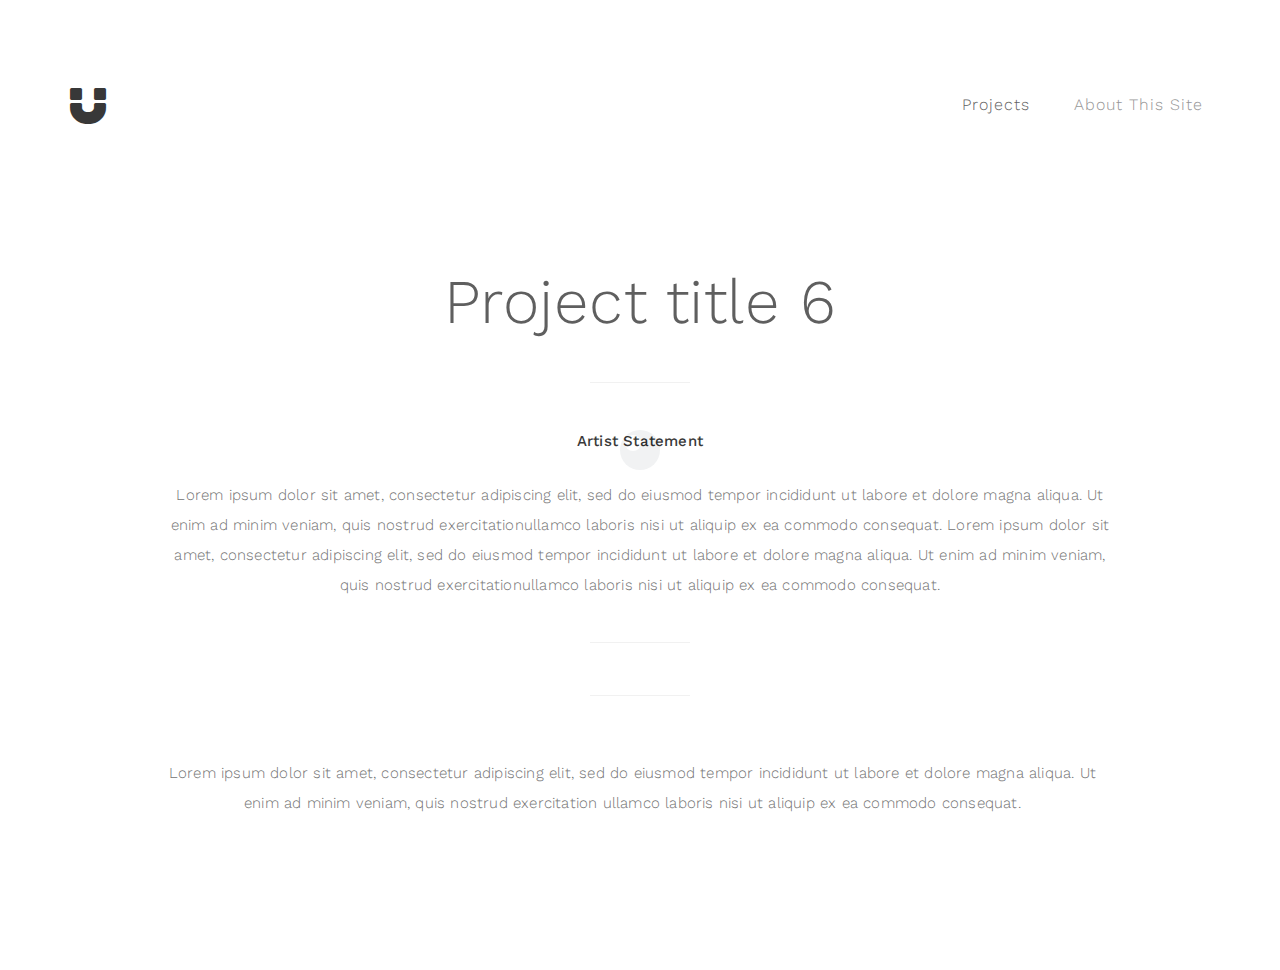
<file: single-project6.html>
<!DOCTYPE html>
<html lang="en">
<head>

<meta charset="UTF-8">
<meta http-equiv="X-UA-Compatible" content="IE=Edge">
<meta name="description" content="">
<meta name="keywords" content="">
<meta name="author" content="">
<meta name="viewport" content="width=device-width, initial-scale=1, maximum-scale=1">

<title>Generative Art</title>

<link rel="stylesheet" href="css/bootstrap.min.css">
<link rel="stylesheet" href="css/font-awesome.min.css">

<!-- Main css -->
<link rel="stylesheet" href="css/style.css">
<link href="https://fonts.googleapis.com/css?family=Work+Sans:300,400,700" rel="stylesheet">

</head>
<body>

<!-- PRE LOADER -->

<div class="preloader">
     <div class="sk-spinner sk-spinner-wordpress">
          <span class="sk-inner-circle"></span>
     </div>
</div>

<!-- Navigation section  -->

<div class="navbar navbar-default navbar-static-top" role="navigation">
     <div class="container">

          <div class="navbar-header">
               <button class="navbar-toggle" data-toggle="collapse" data-target=".navbar-collapse">
                    <span class="icon icon-bar"></span>
                    <span class="icon icon-bar"></span>
                    <span class="icon icon-bar"></span>
               </button>
               <a href="index.html" class="navbar-brand"><i class="fa fa-magnet"></i></a>
          </div>
          <div class="collapse navbar-collapse">
               <ul class="nav navbar-nav navbar-right">
                    <li class="active"><a href="index.html">Projects</a></li>
                    <li><a href="about.html">About This Site</a></li>
               </ul>
          </div>

  </div>
</div>


<!-- Single Project Section -->

<section id="single-project">
     <div class="container">
          <div class="row">

               <div class="col-md-offset-1 col-md-10 col-sm-12">
                    <h1>Project title 6</h1>
                    &nbsp;

                    <hr>
                    &nbsp;
                    <h4>Artist Statement</h4>
                    &nbsp;
                    <p>Lorem ipsum dolor sit amet, consectetur adipiscing elit, sed do eiusmod tempor incididunt ut labore et dolore magna aliqua. 
                         Ut enim ad minim veniam, quis nostrud exercitationullamco laboris nisi ut aliquip ex ea commodo consequat. Lorem ipsum 
                         dolor sit amet, consectetur adipiscing elit, sed do eiusmod tempor incididunt ut labore et dolore magna aliqua. Ut enim ad 
                         minim veniam, quis nostrud exercitationullamco laboris nisi ut aliquip ex ea commodo consequat.</p>
                    &nbsp;

                    <hr>
                    &nbsp;
                    <!-- Add embedded OpenProcessing piece -->
                    &nbsp;
                    <hr>

                    <div class="col-md-12 col-sm-12 text-center">
                         <p>Lorem ipsum dolor sit amet, consectetur adipiscing elit, sed do eiusmod tempor incididunt ut labore et dolore magna aliqua. Ut enim ad minim veniam, quis nostrud exercitation ullamco laboris nisi ut aliquip ex ea commodo consequat.</p>
                    </div>
               </div>

          </div>
     </div>
</section>


<!-- SCRIPTS -->

<script src="js/jquery.js"></script>
<script src="js/bootstrap.min.js"></script>
<script src="js/custom.js"></script>

</body>
</html>
</file>
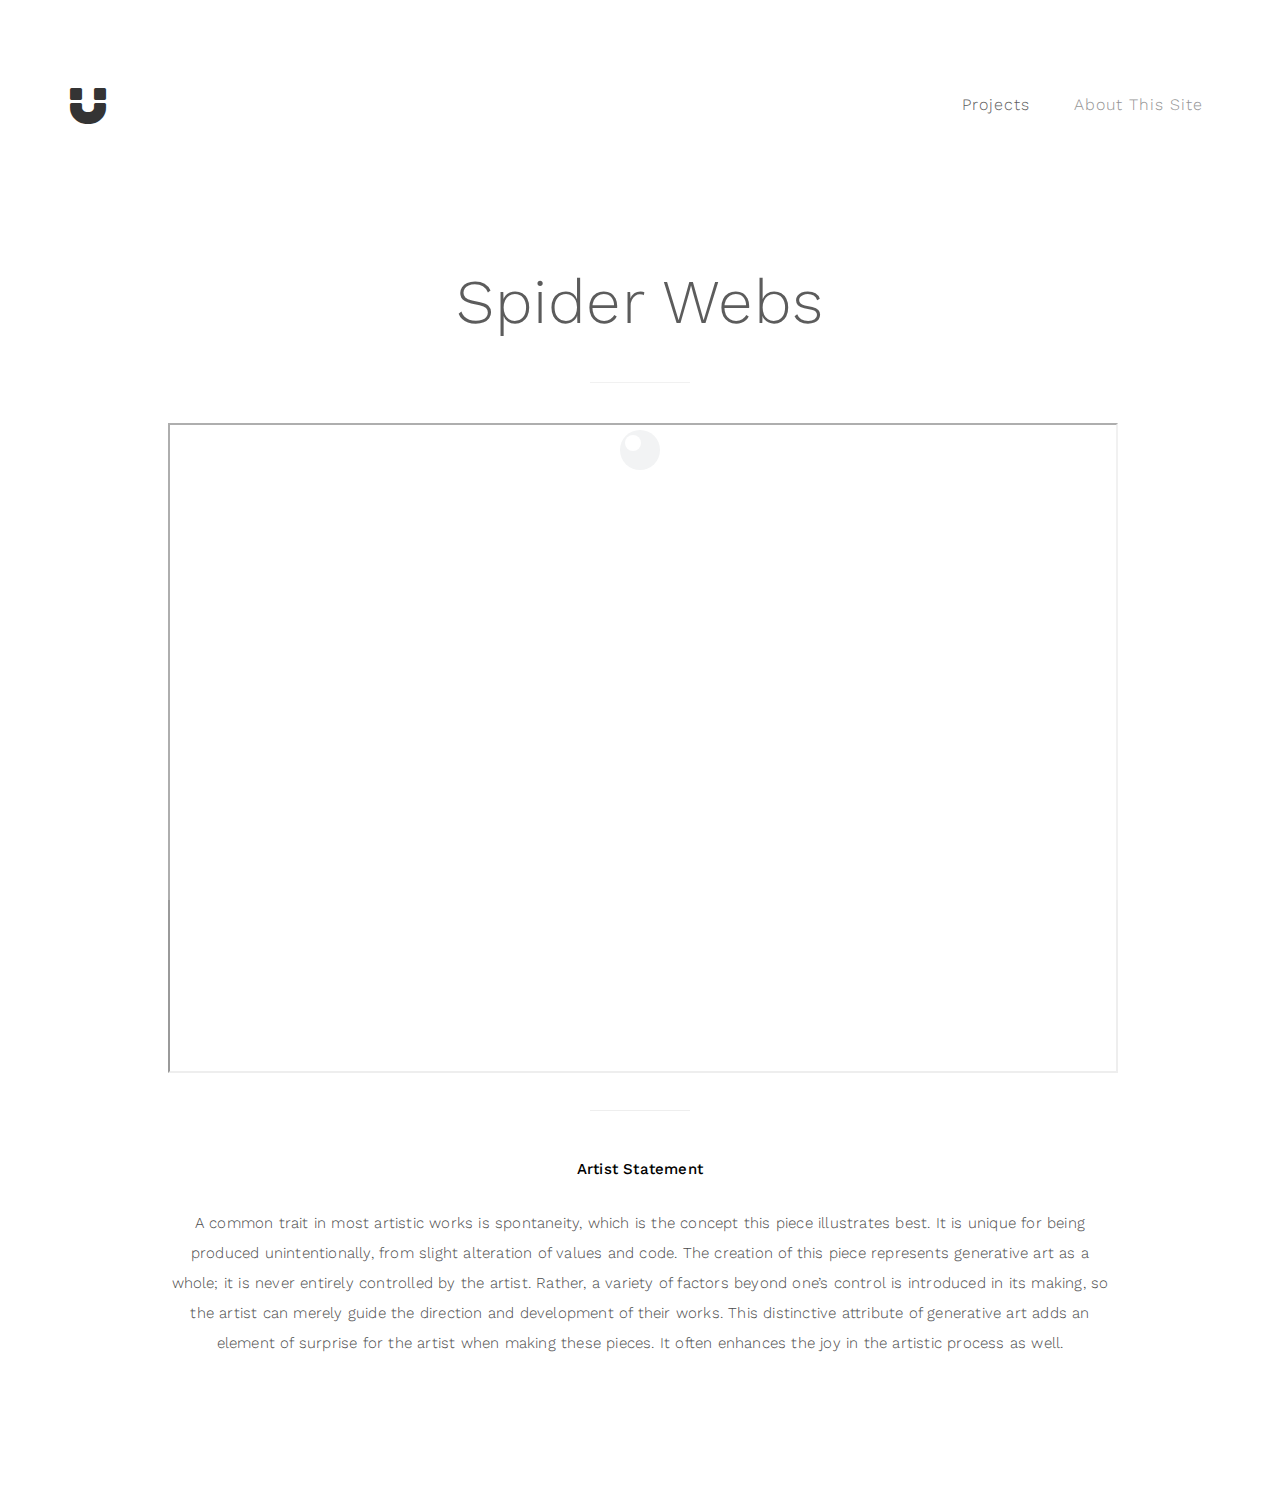
<file: spider-webs.html>
<!DOCTYPE html>
<html lang="en">
<head>

<meta charset="UTF-8">
<meta http-equiv="X-UA-Compatible" content="IE=Edge">
<meta name="description" content="">
<meta name="keywords" content="">
<meta name="author" content="">
<meta name="viewport" content="width=device-width, initial-scale=1, maximum-scale=1">

<title>Generative Art</title>

<link rel="stylesheet" href="css/bootstrap.min.css">
<link rel="stylesheet" href="css/font-awesome.min.css">

<!-- Main css -->
<link rel="stylesheet" href="css/style.css">
<link href="https://fonts.googleapis.com/css?family=Work+Sans:300,400,700" rel="stylesheet">

</head>
<body>

<!-- PRE LOADER -->

<div class="preloader">
     <div class="sk-spinner sk-spinner-wordpress">
          <span class="sk-inner-circle"></span>
     </div>
</div>

<!-- Navigation section  -->

<div class="navbar navbar-default navbar-static-top" role="navigation">
     <div class="container">

          <div class="navbar-header">
               <button class="navbar-toggle" data-toggle="collapse" data-target=".navbar-collapse">
                    <span class="icon icon-bar"></span>
                    <span class="icon icon-bar"></span>
                    <span class="icon icon-bar"></span>
               </button>
               <a href="index.html" class="navbar-brand"><i class="fa fa-magnet"></i></a>
          </div>
          <div class="collapse navbar-collapse">
               <ul class="nav navbar-nav navbar-right">
                    <li class="active"><a href="index.html">Projects</a></li>
                    <li><a href="about.html">About This Site</a></li>
               </ul>
          </div>

  </div>
</div>


<!-- Single Project Section -->

<section id="single-project">
     <div class="container">
          <div class="row">

               <div class="col-md-offset-1 col-md-10 col-sm-12">
                    <h1>Spider Webs</h1>
                    &nbsp;

                    <hr>
                    &nbsp;
                    <iframe src="https://openprocessing.org/sketch/1155689/embed/" width="950" height="650" title="Spider Webs"></iframe>
                    &nbsp;
                    <hr>

                    &nbsp;
                    <h4>Artist Statement</h4>
                    &nbsp;
                    <p>A common trait in most artistic works is spontaneity, which is the concept this piece illustrates best.  It is unique 
                         for being produced unintentionally, from slight alteration of values and code. The creation of this piece represents 
                         generative art as a whole; it is never entirely controlled by the artist. Rather, a variety of factors beyond one’s 
                         control is introduced in its making, so the artist can merely guide the direction and development of their works. This 
                         distinctive attribute of generative art adds an element of surprise for the artist when making these pieces. It often 
                         enhances the joy in the artistic process as well.</p>
                    &nbsp;

               </div>

          </div>
     </div>
</section>


<!-- SCRIPTS -->

<script src="js/jquery.js"></script>
<script src="js/bootstrap.min.js"></script>
<script src="js/custom.js"></script>

</body>
</html>
</file>
<file: css/style.css>
body {
		background: #ffffff;
    font-family: 'Work Sans', sans-serif;
    font-style: normal;
		font-weight: 300;
    overflow-x: hidden;
}


/*---------------------------------------
    Typorgraphy              
-----------------------------------------*/

h1,h2,h3,h4,h5,h6 {
  font-style: normal;
  font-weight: 300;
  letter-spacing: 0.5px;
}

h1 {
    font-size: 62px;
    padding-bottom: 14px;
    margin-bottom: 0px;
}

h2 {
  font-size: 32px;
  line-height: 46px;
}

h3 {
  font-size: 25px;
}

h4 {
  color: black;
  font-size: 15px;
  font-weight: 500;
  letter-spacing: 0.2px;
}

p {
    color: rgb(75,75,75);
    font-size: 15px;
    font-weight: 300;
    line-height: 30px;
    letter-spacing: 0.2px;
}

strong {
  font-weight: 400;
}

.btn-success:focus {
  background-color: #000;
  border-color: transparent;
}


/*---------------------------------------
    General               
-----------------------------------------*/

html{
  -webkit-font-smoothing: antialiased;
}

a {
  color: #4d638c;
  -webkit-transition: 0.5s;
  -o-transition: 0.5s;
  transition: 0.5s;
  text-decoration: none !important;
}

a:hover, a:active, a:focus {
  color: #4d638c;
  outline: none;
}

* {
  -webkit-box-sizing: border-box;
  -moz-box-sizing: border-box;
  box-sizing: border-box;
}

*:before,
*:after {
  -webkit-box-sizing: border-box;
  -moz-box-sizing: border-box;
  box-sizing: border-box;
}

#portfolio,
#about,
#single-project {
  padding-top: 80px;
  padding-bottom: 120px;
}

.section-title {
  position: relative;
  padding-bottom: 62px;
  text-align: center;
}


/*---------------------------------------
    Preloader section              
-----------------------------------------*/

.preloader {
  position: fixed;
  top: 0;
  left: 0;
  width: 100%;
  height: 100%;
  z-index: 99999;
  display: flex;
  flex-flow: row nowrap;
  justify-content: center;
  align-items: center;
  background: none repeat scroll 0 0 #ffffff;
}

.sk-spinner-wordpress.sk-spinner {
  background-color: #bdc3c7;
  width: 40px;
  height: 40px;
  border-radius: 40px;
  position: relative;
  -webkit-animation: sk-innerCircle 1s linear infinite;
  animation: sk-innerCircle 1s linear infinite; 
}

.sk-spinner-wordpress .sk-inner-circle {
  display: block;
  background-color: #ffffff;
  width: 16px;
  height: 16px;
  position: absolute;
  border-radius: 8px;
  top: 5px;
  left: 5px; 
}

@-webkit-keyframes sk-innerCircle {
  0% {
    -webkit-transform: rotate(0);
            transform: rotate(0); }

  100% {
    -webkit-transform: rotate(360deg);
            transform: rotate(360deg); } }

@keyframes sk-innerCircle {
  0% {
    -webkit-transform: rotate(0);
            transform: rotate(0); }

  100% {
    -webkit-transform: rotate(360deg);
            transform: rotate(360deg); } }



/*---------------------------------------
    Main Navigation             
-----------------------------------------*/

.navbar-default {
    background: #ffffff;
    padding: 18px 0;
    border: none;
    margin-top: 62px;
}

.navbar-default .navbar-collapse, .navbar-default .navbar-form {
  border-color: transparent;
}

.navbar-default .navbar-brand {
  padding-top: 6px;
}

.navbar-default .navbar-brand .fa {
  color: #000;
  font-size: 42px;
}

.navbar-default .navbar-nav li a {
    color: #777;
    font-size: 16px;
    letter-spacing: 1px;
    -webkit-transition: all 0.4s ease-in-out;
    transition: all 0.4s ease-in-out;
    padding-right: 22px;
    padding-left: 22px;
}

.navbar-default .navbar-nav > li a:hover {
    color: #333 !important;
}

.navbar-default .navbar-nav > li > a:hover,
.navbar-default .navbar-nav > li > a:focus {
    color: #777;
    background-color: transparent;
}

.navbar-default .navbar-nav li a:hover,
 .navbar-default .navbar-nav .active > a {
    color: #333;
  }

.navbar-default .navbar-nav > .active > a,
.navbar-default .navbar-nav > .active > a:hover,
.navbar-default .navbar-nav > .active > a:focus {
    color: #333;
    background-color: transparent;
}

.navbar-default .navbar-toggle {
     border: none;
     padding-top: 10px;
  }

.navbar-default .navbar-toggle .icon-bar {
    background: #bdc3c7;
    border-color: transparent;
  }

.navbar-default .navbar-toggle:hover,
.navbar-default .navbar-toggle:focus { 
  background-color: transparent;
}



/*---------------------------------------
    Home section              
-----------------------------------------*/

#home {
    background-size: cover;
    background-position: center center;
    display: -webkit-box;
    display: -webkit-flex;
     display: -ms-flexbox;
    display: flex;
    -webkit-box-align: center;
    -webkit-align-items: center;
    -ms-flex-align: center;
     align-items: center;
    position: relative;
    text-align: center;
    padding-top: 60px;
    padding-bottom: 40px;
}

#home hr {
  width: 100px;
  margin-top: 32px;
}



/*---------------------------------------
   About section              
-----------------------------------------*/

#about .text-center {
  padding-bottom: 42px;
}

#about .col-md-8 {
  padding-left: 0px;
}

#about .col-md-8 img {
  padding-right: 22px;
  padding-bottom: 22px;
}

#about hr {
  width: 100px;
  margin-top: 32px;
}

#about ul {
  padding-left: 22px;
}

#about ul li {
  color: #777;
  font-size: 16px;
  font-weight: 400;
  padding-top: 2px;
  padding-bottom: 2px;
}



/*---------------------------------------
   Portfolio section              
-----------------------------------------*/

#portfolio small {
  color: #f0f0f0;
  font-size: 10px;
  letter-spacing: 1px;
  text-transform: uppercase;
}

#portfolio .portfolio-thumb {
  position: relative;
  padding: 0;
  margin-top: 32px;
}

#portfolio .portfolio-thumb .portfolio-overlay {
  position: absolute;
  background: #222;
  color: #ffffff;
  top: 0;
  left: 0;
  right: 0;
  bottom: 0;
  width: 100%;
  height: 100%;
  text-align: center;
  vertical-align: top;
  opacity: 0;
  transition: all 0.4s ease-in-out;
}

#portfolio .portfolio-item {
    position: absolute;
    top:50%;
    left: 50%;
    -webkit-transform:translate(-50%,-50%);
      -ms-transform:translate(-50%,-50%);
          transform:translate(-50%,-50%);
}

#portfolio .portfolio-thumb:hover .portfolio-overlay {
  opacity: 0.9;
}

#portfolio .text-center {
  padding-top: 62px;
}

#portfolio hr {
  width: 100px;
  margin-top: 32px;
}


/*---------------------------------------
   Single Project section              
-----------------------------------------*/

#single-project {
  text-align: center;
}

#single-project .col-md-12,
#single-project .col-md-6,
#single-project .col-md-4 {
  padding-left: 0px;
  padding-bottom: 22px;
}

#single-project .col-md-12 {
  padding-top: 42px;
}

#single-project .text-center strong {
  display: block;
  padding-top: 12px;
}

#single-project a {
  color: dimgray;
  font-size: 15px;
  font-weight: 600;
  letter-spacing: 0.2px;
}

#single-project hr {
  width: 100px;
  margin-top: 12px;
}

/*---------------------------------------
   Footer section              
-----------------------------------------*/

footer {
    border-top: 1px solid #f0f0f0;
    padding: 100px 0px;
    position: relative;
}

footer .col-md-3 .fa {
  font-size: 42px;
}

footer a {
  color: #555;
}

footer hr {
  border-color: #ffffff;
  margin-top: 42px;
  margin-bottom: 22px;
}

footer .footer-copyright {
  padding-top: 16px;
}


/*---------------------------------------
   Social icon             
-----------------------------------------*/

.social-icon {
    position: relative;
    padding: 0;
    margin: 0;
    text-align: center;
}

.social-icon li {
    display: inline-block;
    list-style: none;
}

.social-icon li a {
    color: #777;
    cursor: pointer;
    font-size: 16px;
    text-decoration: none;
    transition: all 0.4s ease-in-out;
    text-align: center;
    vertical-align: middle;
    position: relative;
    margin: 22px 12px 10px 12px;
}

.social-icon li a:hover {
    color: #000;
    transform: scale(1.1);
}



/*---------------------------------------
   Mobile Responsive         
-----------------------------------------*/


@media (max-width: 767px) {

  h1 {
    font-size: 38px;
  }

  h2 {
    font-size: 32px;
    line-height: 48px;
  }

  h3 {
    font-size: 22px;
  }

  .section-title h2 {
    font-size: 22px;
    line-height: 35px;
  }

  .navbar-default {
    margin-top: 0px;
    text-align: center;
  }

  #about .col-md-8 img {
    padding-right: 0px;
  }

  #blog-single-post .blog-post-title h2 {
    font-size: 29px;
    line-height: 40px;
  }

  footer {
    text-align: center;
  }

  footer .col-md-4 {
    padding-top: 42px;
  }

}
</file>
